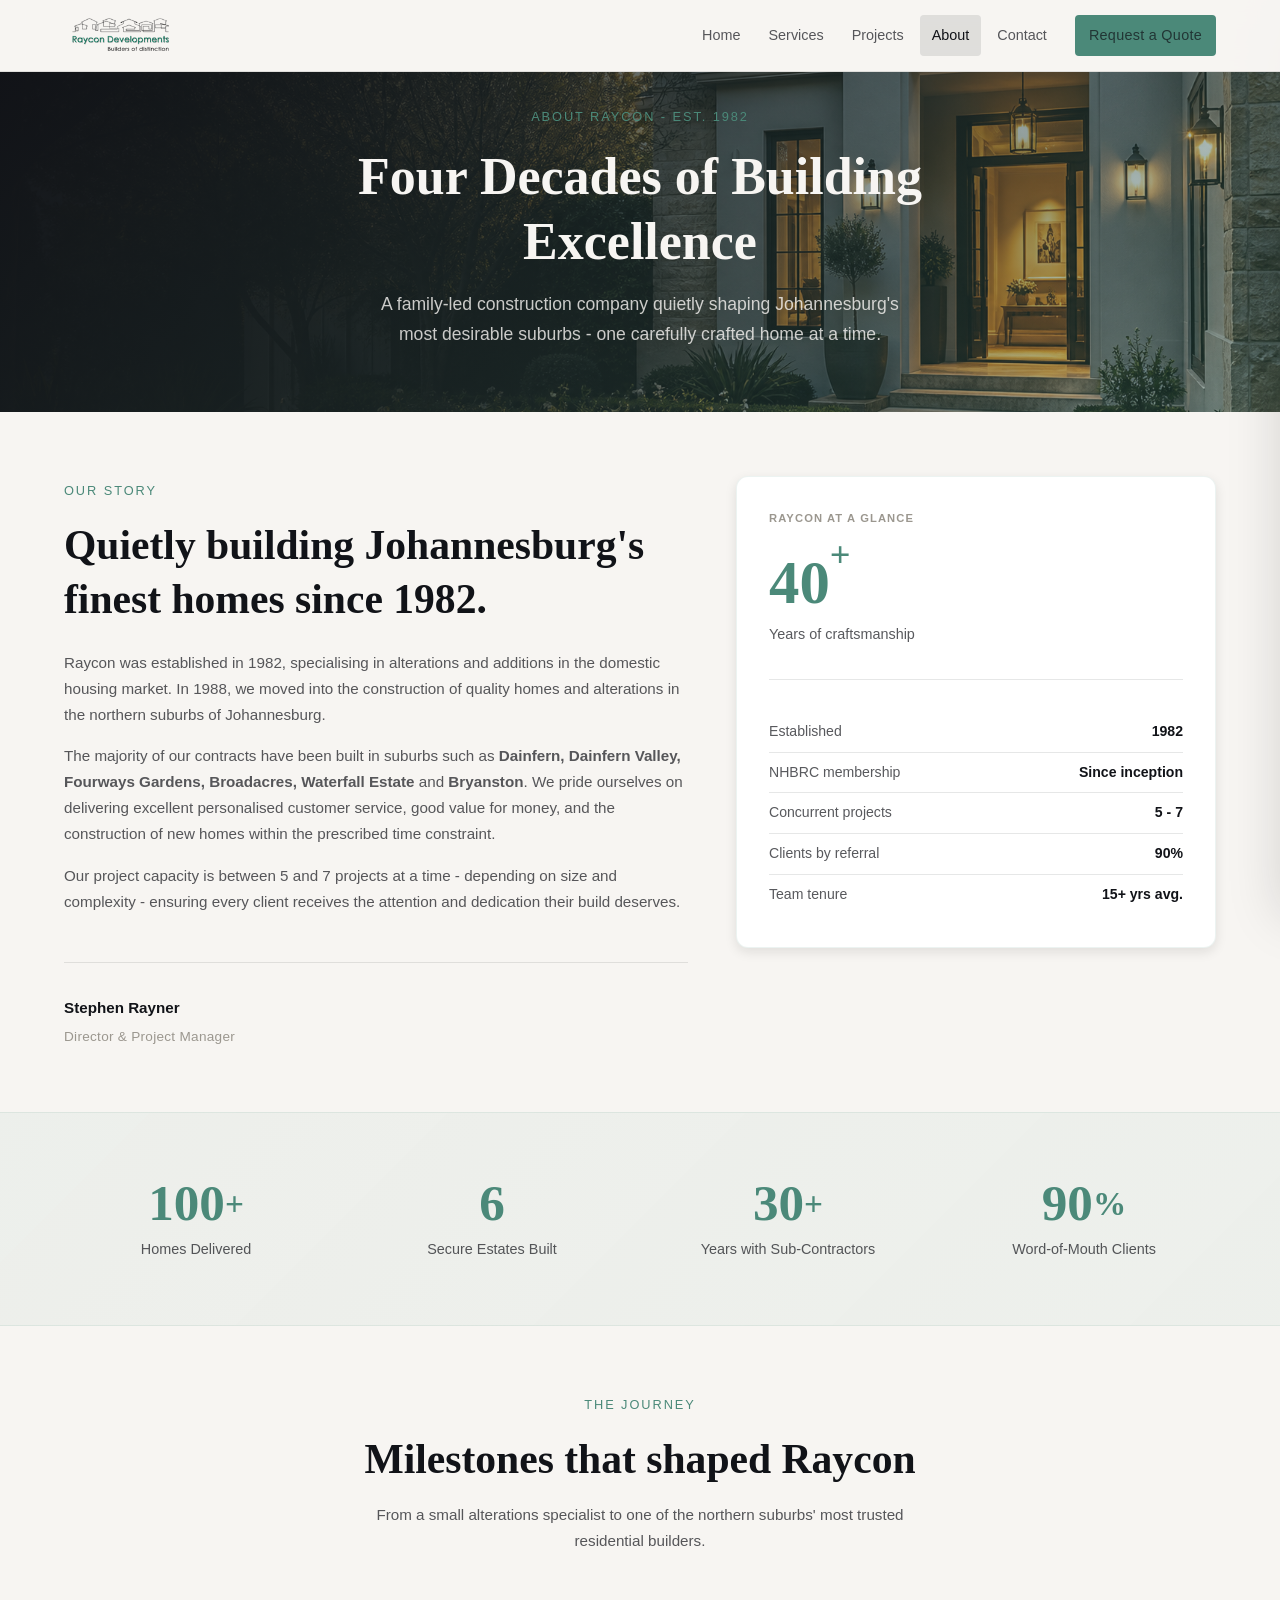
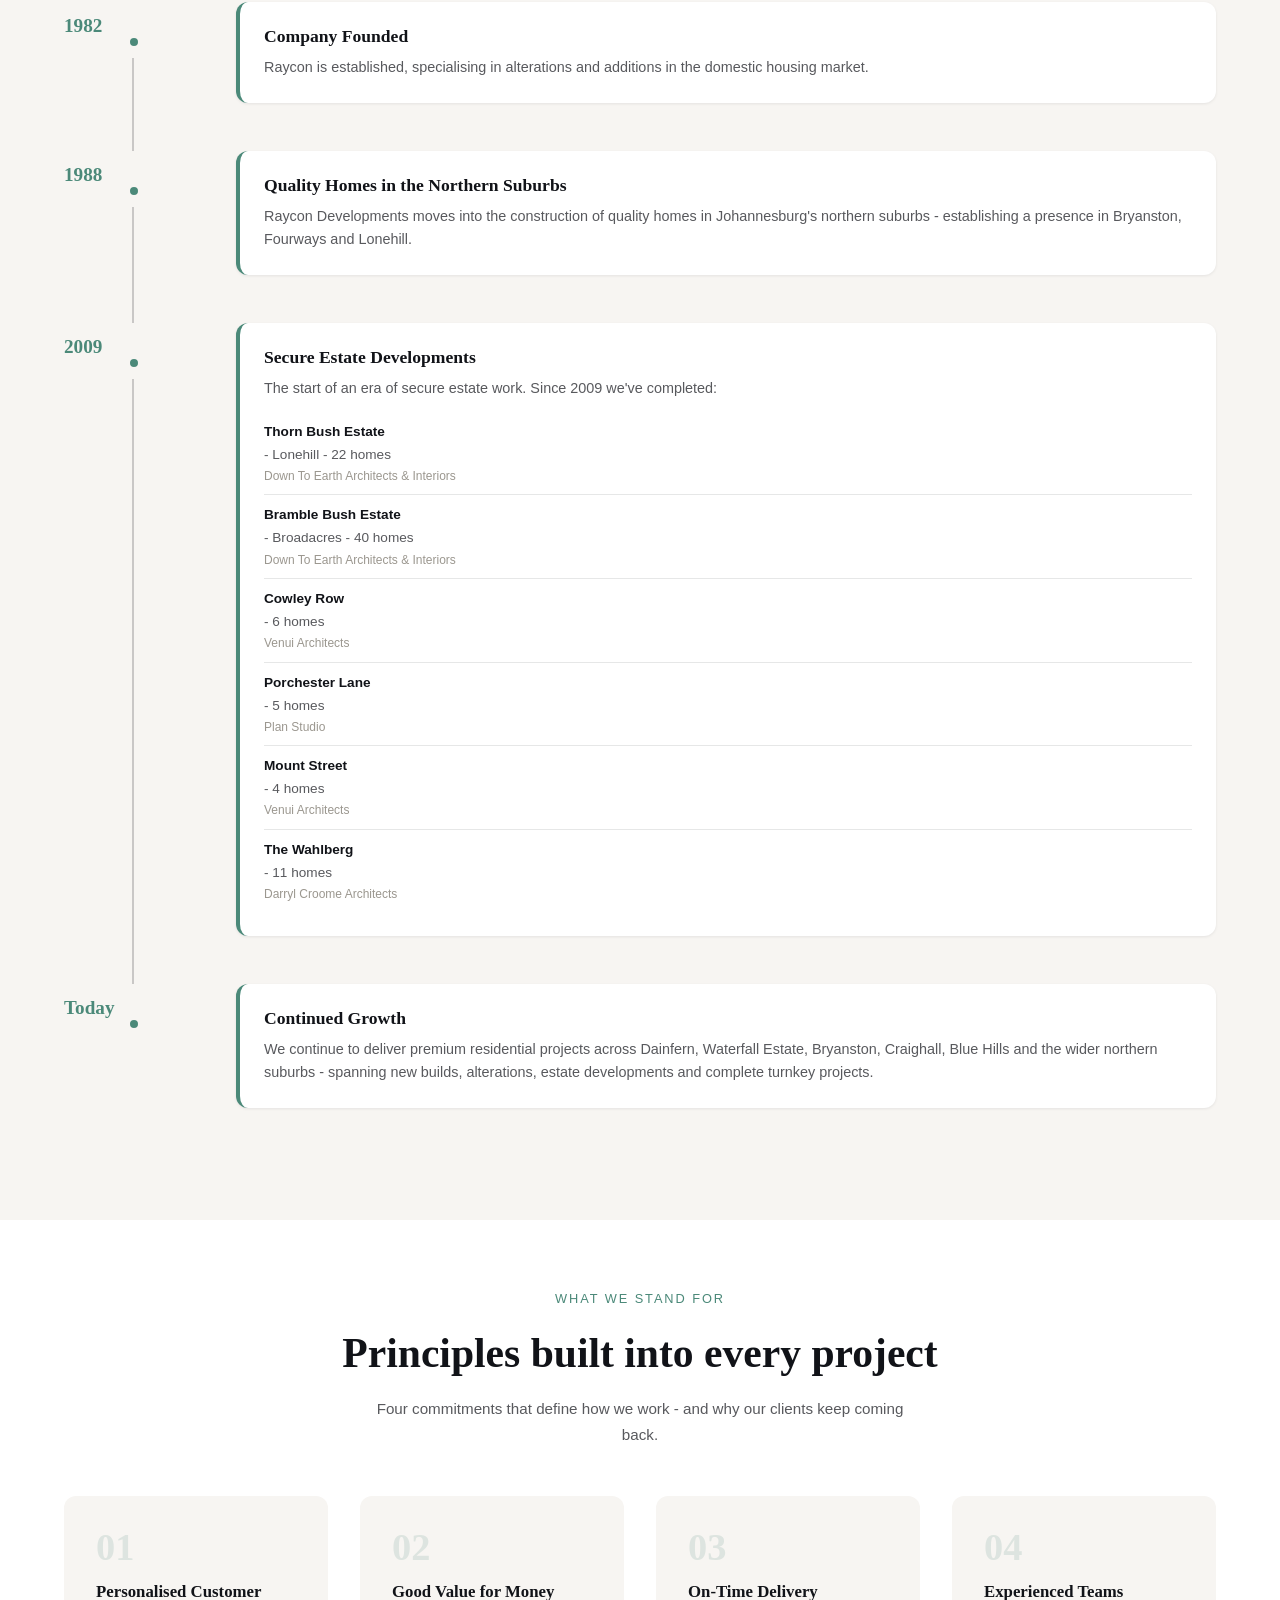
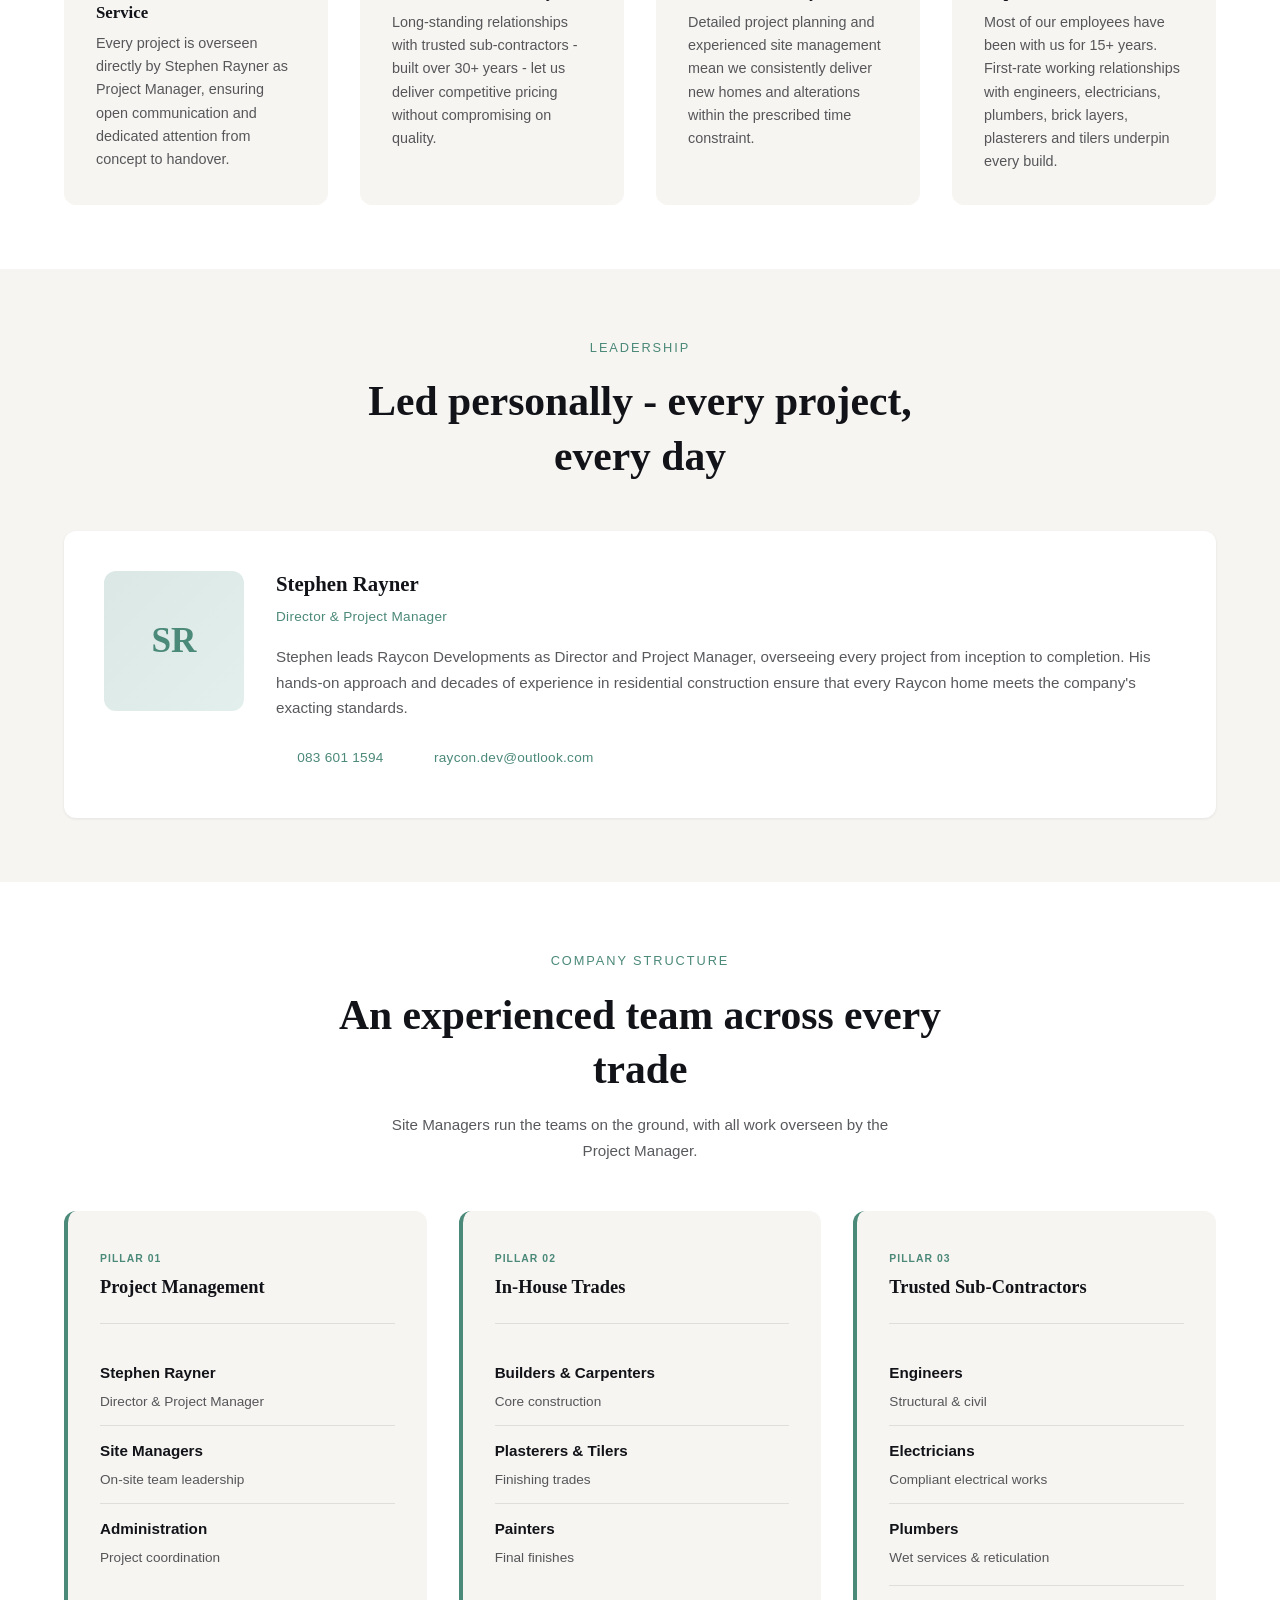
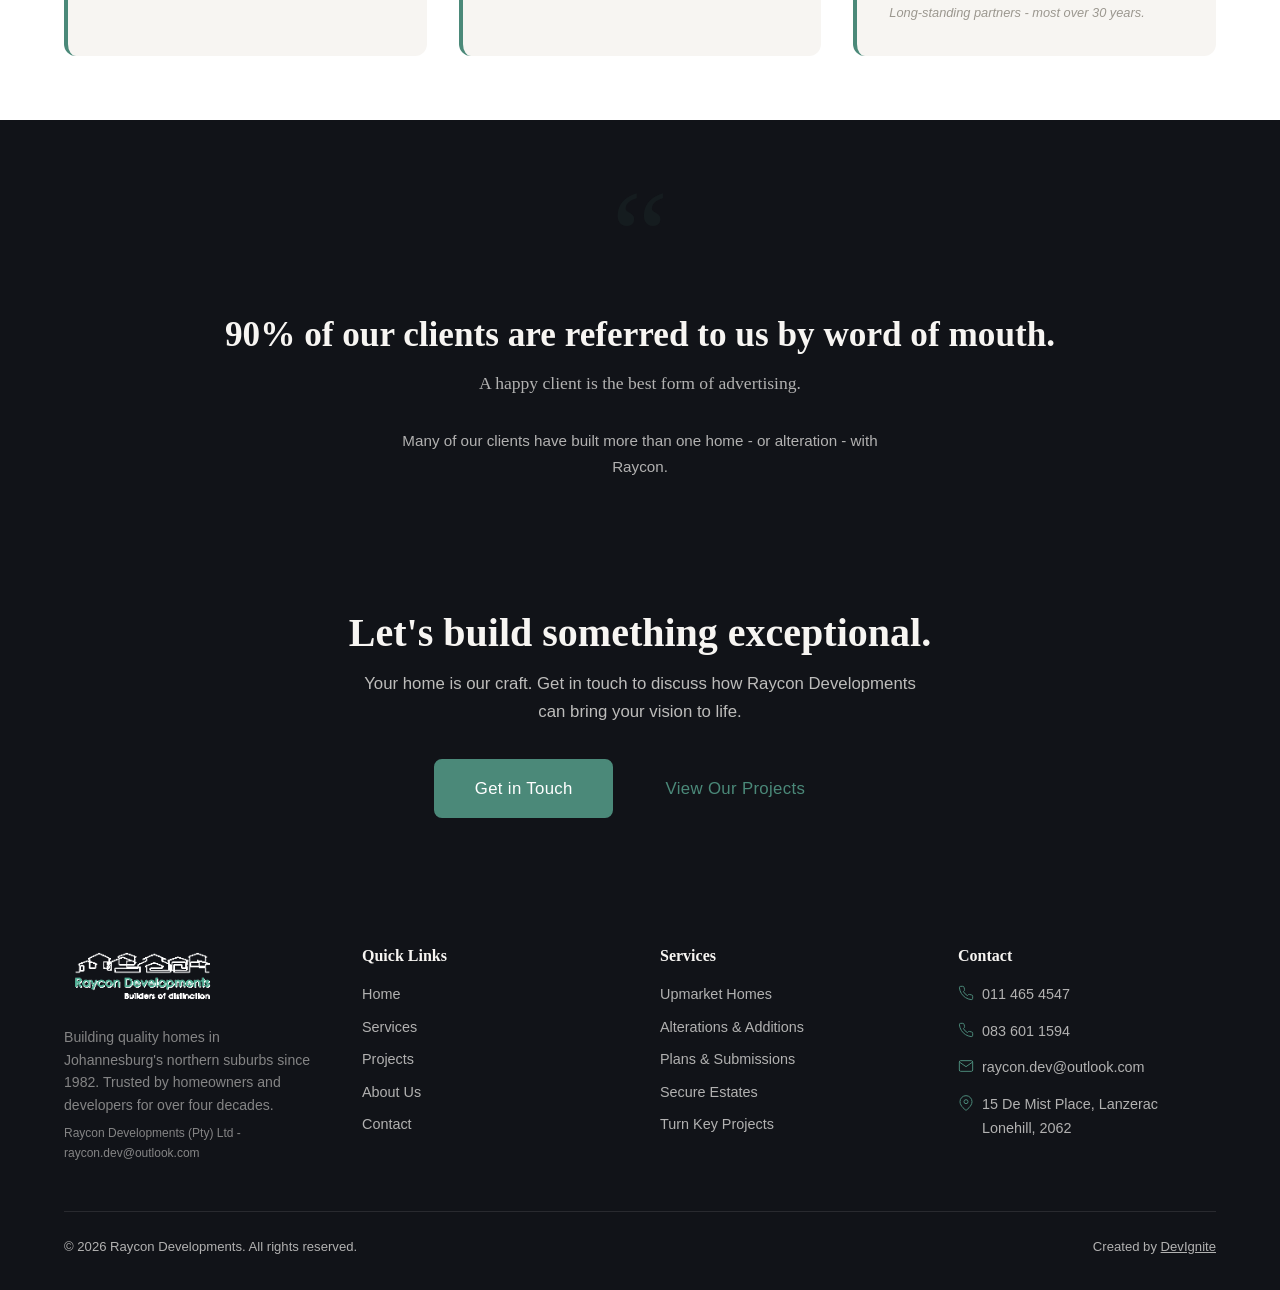
<file: about.html>
<!DOCTYPE html>
<html lang="en">
<head>
  <meta charset="UTF-8">
  <meta name="viewport" content="width=device-width, initial-scale=1.0">
  <title>About Us - Raycon Developments</title>
  <meta name="description" content="Learn about Raycon Developments - premium residential builders established in 1982, delivering quality homes across Johannesburg's northern suburbs for over four decades.">

  <meta property="og:title" content="About Us - Raycon Developments">
  <meta property="og:description" content="Over 40 years of building quality homes in Johannesburg's northern suburbs.">
  <meta property="og:type" content="website">

  <link rel="icon" href="data:image/svg+xml,<svg xmlns='http://www.w3.org/2000/svg' viewBox='0 0 100 100'><rect rx='12' width='100' height='100' fill='%234B8979'/><text x='50' y='68' font-size='55' font-family='Georgia' text-anchor='middle' fill='white'>R</text></svg>">
  <link rel="canonical" href="https://www.raycondevelopments.co.za/about.html">
  <link rel="stylesheet" href="assets/css/styles.css">

  <!-- Structured Data: AboutPage + Founder + Breadcrumbs -->
  <script type="application/ld+json">
  {
    "@context": "https://schema.org",
    "@graph": [
      {
        "@type": "BreadcrumbList",
        "itemListElement": [
          {"@type": "ListItem", "position": 1, "name": "Home", "item": "https://www.raycondevelopments.co.za/"},
          {"@type": "ListItem", "position": 2, "name": "About", "item": "https://www.raycondevelopments.co.za/about.html"}
        ]
      },
      {
        "@type": "AboutPage",
        "@id": "https://www.raycondevelopments.co.za/about.html#aboutpage",
        "url": "https://www.raycondevelopments.co.za/about.html",
        "name": "About Raycon Developments",
        "description": "Raycon Developments has been building premium residential homes in Johannesburg's northern suburbs since 1982. Over four decades of refined craftsmanship.",
        "about": {"@id": "https://www.raycondevelopments.co.za/#organization"},
        "mainEntity": {"@id": "https://www.raycondevelopments.co.za/#organization"},
        "inLanguage": "en-ZA"
      },
      {
        "@type": "Person",
        "@id": "https://www.raycondevelopments.co.za/#stephen-rayner",
        "name": "Stephen Rayner",
        "jobTitle": "Director & Project Manager",
        "worksFor": {"@id": "https://www.raycondevelopments.co.za/#organization"},
        "description": "Stephen leads Raycon Developments as Director and Project Manager, overseeing all projects from inception to completion."
      }
    ]
  }
  </script>
</head>
<body>

  <!-- ========== NAVBAR ========== -->
  <header class="navbar" role="banner">
    <div class="container-wide navbar__inner">
      <a href="index.html" class="logo" aria-label="Raycon Developments - Home">
        <img src="assets/img/Raycon-logo.png" alt="Raycon Developments" class="logo__image">
      </a>
      <nav class="nav-links" aria-label="Main navigation">
        <a href="index.html">Home</a>
        <a href="services.html">Services</a>
        <a href="projects.html">Projects</a>
        <a href="about.html">About</a>
        <a href="contact.html">Contact</a>
        <a href="contact.html" class="btn btn--primary btn--sm">Request a Quote</a>
      </nav>
      <button class="nav-toggle" aria-expanded="false" aria-controls="mobile-nav" aria-label="Open menu">
        <span class="nav-toggle__bar"></span>
        <span class="nav-toggle__bar"></span>
        <span class="nav-toggle__bar"></span>
      </button>
    </div>
  </header>

  <nav class="mobile-nav" id="mobile-nav" aria-label="Mobile navigation">
    <a href="index.html">Home</a>
    <a href="services.html">Services</a>
    <a href="projects.html">Projects</a>
    <a href="about.html">About</a>
    <a href="contact.html">Contact</a>
    <a href="contact.html" class="btn btn--primary">Request a Quote</a>
  </nav>
  <div class="nav-overlay" aria-hidden="true"></div>

  <main id="main-content">

    <!-- ========== HERO ========== -->
    <section class="hero hero--page about-hero">
      <div class="hero__bg hero__bg--about about-hero__bg" aria-hidden="true"></div>
      <div class="container hero__content">
        <span class="hero__eyebrow">About Raycon - Est. 1982</span>
        <h1 class="hero__title">Four Decades of Building Excellence</h1>
        <p class="hero__text">A family-led construction company quietly shaping Johannesburg's most desirable suburbs - one carefully crafted home at a time.</p>
      </div>
    </section>

    <!-- ========== INTRO / STORY ========== -->
    <section class="section about-intro" aria-labelledby="story-heading">
      <div class="container">
        <div class="about-intro__grid">
          <div class="about-intro__copy">
            <span class="about-eyebrow">Our Story</span>
            <h2 id="story-heading" class="about-intro__title">Quietly building Johannesburg's finest homes since 1982.</h2>
            <p>Raycon was established in 1982, specialising in alterations and additions in the domestic housing market. In 1988, we moved into the construction of quality homes and alterations in the northern suburbs of Johannesburg.</p>
            <p>The majority of our contracts have been built in suburbs such as <strong>Dainfern, Dainfern Valley, Fourways Gardens, Broadacres, Waterfall Estate</strong> and <strong>Bryanston</strong>. We pride ourselves on delivering excellent personalised customer service, good value for money, and the construction of new homes within the prescribed time constraint.</p>
            <p>Our project capacity is between 5 and 7 projects at a time - depending on size and complexity - ensuring every client receives the attention and dedication their build deserves.</p>
            <div class="about-intro__signature">
              <div class="about-intro__sig-name">Stephen Rayner</div>
              <div class="about-intro__sig-role">Director &amp; Project Manager</div>
            </div>
          </div>

          <aside class="about-feature-card" aria-label="Raycon at a glance">
            <div class="about-feature-card__badge">Raycon at a glance</div>
            <div class="about-feature-card__hero">
              <span class="about-feature-card__big">40<sup>+</sup></span>
              <span class="about-feature-card__big-label">Years of craftsmanship</span>
            </div>
            <ul class="about-feature-card__list">
              <li><span>Established</span><strong>1982</strong></li>
              <li><span>NHBRC membership</span><strong>Since inception</strong></li>
              <li><span>Concurrent projects</span><strong>5 - 7</strong></li>
              <li><span>Clients by referral</span><strong>90%</strong></li>
              <li><span>Team tenure</span><strong>15+ yrs avg.</strong></li>
            </ul>
          </aside>
        </div>
      </div>
    </section>

    <!-- ========== STATS BAND ========== -->
    <section class="about-stats-band" aria-label="Track record">
      <div class="container about-stats-band__inner">
        <div class="about-stat">
          <div class="about-stat__num">100<span>+</span></div>
          <div class="about-stat__label">Homes Delivered</div>
        </div>
        <div class="about-stat">
          <div class="about-stat__num">6</div>
          <div class="about-stat__label">Secure Estates Built</div>
        </div>
        <div class="about-stat">
          <div class="about-stat__num">30<span>+</span></div>
          <div class="about-stat__label">Years with Sub-Contractors</div>
        </div>
        <div class="about-stat">
          <div class="about-stat__num">90<span>%</span></div>
          <div class="about-stat__label">Word-of-Mouth Clients</div>
        </div>
      </div>
    </section>

    <!-- ========== TIMELINE ========== -->
    <section class="section about-journey" aria-labelledby="journey-heading">
      <div class="container">
        <div class="section__header">
          <span class="about-eyebrow">The Journey</span>
          <h2 id="journey-heading">Milestones that shaped Raycon</h2>
          <p>From a small alterations specialist to one of the northern suburbs' most trusted residential builders.</p>
        </div>

        <ol class="about-timeline">
          <li class="about-timeline__item animate-on-scroll">
            <div class="about-timeline__year">1982</div>
            <div class="about-timeline__card">
              <h3>Company Founded</h3>
              <p>Raycon is established, specialising in alterations and additions in the domestic housing market.</p>
            </div>
          </li>
          <li class="about-timeline__item animate-on-scroll">
            <div class="about-timeline__year">1988</div>
            <div class="about-timeline__card">
              <h3>Quality Homes in the Northern Suburbs</h3>
              <p>Raycon Developments moves into the construction of quality homes in Johannesburg's northern suburbs - establishing a presence in Bryanston, Fourways and Lonehill.</p>
            </div>
          </li>
          <li class="about-timeline__item animate-on-scroll">
            <div class="about-timeline__year">2009</div>
            <div class="about-timeline__card">
              <h3>Secure Estate Developments</h3>
              <p>The start of an era of secure estate work. Since 2009 we've completed:</p>
              <ul class="about-timeline__estates">
                <li><strong>Thorn Bush Estate</strong> - Lonehill - 22 homes <span>Down To Earth Architects &amp; Interiors</span></li>
                <li><strong>Bramble Bush Estate</strong> - Broadacres - 40 homes <span>Down To Earth Architects &amp; Interiors</span></li>
                <li><strong>Cowley Row</strong> - 6 homes <span>Venui Architects</span></li>
                <li><strong>Porchester Lane</strong> - 5 homes <span>Plan Studio</span></li>
                <li><strong>Mount Street</strong> - 4 homes <span>Venui Architects</span></li>
                <li><strong>The Wahlberg</strong> - 11 homes <span>Darryl Croome Architects</span></li>
              </ul>
            </div>
          </li>
          <li class="about-timeline__item animate-on-scroll">
            <div class="about-timeline__year">Today</div>
            <div class="about-timeline__card">
              <h3>Continued Growth</h3>
              <p>We continue to deliver premium residential projects across Dainfern, Waterfall Estate, Bryanston, Craighall, Blue Hills and the wider northern suburbs - spanning new builds, alterations, estate developments and complete turnkey projects.</p>
            </div>
          </li>
        </ol>
      </div>
    </section>

    <!-- ========== VALUES ========== -->
    <section class="section section--alt about-values" aria-labelledby="values-heading">
      <div class="container">
        <div class="section__header">
          <span class="about-eyebrow">What We Stand For</span>
          <h2 id="values-heading">Principles built into every project</h2>
          <p>Four commitments that define how we work - and why our clients keep coming back.</p>
        </div>
        <div class="about-values__grid">
          <article class="about-value animate-on-scroll">
            <div class="about-value__num">01</div>
            <h3 class="about-value__title">Personalised Customer Service</h3>
            <p>Every project is overseen directly by Stephen Rayner as Project Manager, ensuring open communication and dedicated attention from concept to handover.</p>
          </article>
          <article class="about-value animate-on-scroll">
            <div class="about-value__num">02</div>
            <h3 class="about-value__title">Good Value for Money</h3>
            <p>Long-standing relationships with trusted sub-contractors - built over 30+ years - let us deliver competitive pricing without compromising on quality.</p>
          </article>
          <article class="about-value animate-on-scroll">
            <div class="about-value__num">03</div>
            <h3 class="about-value__title">On-Time Delivery</h3>
            <p>Detailed project planning and experienced site management mean we consistently deliver new homes and alterations within the prescribed time constraint.</p>
          </article>
          <article class="about-value animate-on-scroll">
            <div class="about-value__num">04</div>
            <h3 class="about-value__title">Experienced Teams</h3>
            <p>Most of our employees have been with us for 15+ years. First-rate working relationships with engineers, electricians, plumbers, brick layers, plasterers and tilers underpin every build.</p>
          </article>
        </div>
      </div>
    </section>

    <!-- ========== LEADERSHIP ========== -->
    <section class="section about-leader" aria-labelledby="leader-heading">
      <div class="container">
        <div class="section__header">
          <span class="about-eyebrow">Leadership</span>
          <h2 id="leader-heading">Led personally - every project, every day</h2>
        </div>
        <article class="about-leader__card">
          <div class="about-leader__avatar" aria-hidden="true">SR</div>
          <div class="about-leader__body">
            <h3 class="about-leader__name">Stephen Rayner</h3>
            <div class="about-leader__role">Director &amp; Project Manager</div>
            <p>Stephen leads Raycon Developments as Director and Project Manager, overseeing every project from inception to completion. His hands-on approach and decades of experience in residential construction ensure that every Raycon home meets the company's exacting standards.</p>
            <div class="about-leader__contact">
              <a href="tel:0836011594" class="btn btn--ghost btn--sm">083 601 1594</a>
              <a href="mailto:raycon.dev@outlook.com" class="btn btn--ghost btn--sm">raycon.dev@outlook.com</a>
            </div>
          </div>
        </article>
      </div>
    </section>

    <!-- ========== STRUCTURE / TRADES ========== -->
    <section class="section section--alt about-structure" aria-labelledby="structure-heading">
      <div class="container">
        <div class="section__header">
          <span class="about-eyebrow">Company Structure</span>
          <h2 id="structure-heading">An experienced team across every trade</h2>
          <p>Site Managers run the teams on the ground, with all work overseen by the Project Manager.</p>
        </div>

        <div class="about-pillars">
          <div class="about-pillar animate-on-scroll">
            <div class="about-pillar__head">
              <span class="about-pillar__tag">Pillar 01</span>
              <h3>Project Management</h3>
            </div>
            <ul class="about-pillar__list">
              <li><strong>Stephen Rayner</strong><span>Director &amp; Project Manager</span></li>
              <li><strong>Site Managers</strong><span>On-site team leadership</span></li>
              <li><strong>Administration</strong><span>Project coordination</span></li>
            </ul>
          </div>

          <div class="about-pillar animate-on-scroll">
            <div class="about-pillar__head">
              <span class="about-pillar__tag">Pillar 02</span>
              <h3>In-House Trades</h3>
            </div>
            <ul class="about-pillar__list">
              <li><strong>Builders &amp; Carpenters</strong><span>Core construction</span></li>
              <li><strong>Plasterers &amp; Tilers</strong><span>Finishing trades</span></li>
              <li><strong>Painters</strong><span>Final finishes</span></li>
            </ul>
          </div>

          <div class="about-pillar animate-on-scroll">
            <div class="about-pillar__head">
              <span class="about-pillar__tag">Pillar 03</span>
              <h3>Trusted Sub-Contractors</h3>
            </div>
            <ul class="about-pillar__list">
              <li><strong>Engineers</strong><span>Structural &amp; civil</span></li>
              <li><strong>Electricians</strong><span>Compliant electrical works</span></li>
              <li><strong>Plumbers</strong><span>Wet services &amp; reticulation</span></li>
            </ul>
            <p class="about-pillar__note">Long-standing partners - most over 30 years.</p>
          </div>
        </div>
      </div>
    </section>

    <!-- ========== REFERRALS PULL-QUOTE ========== -->
    <section class="about-referral" aria-labelledby="referral-heading">
      <div class="container about-referral__inner">
        <div class="about-referral__mark" aria-hidden="true">&ldquo;</div>
        <h2 id="referral-heading" class="about-referral__quote">
          90% of our clients are referred to us by word of mouth.
          <span>A happy client is the best form of advertising.</span>
        </h2>
        <div class="about-referral__meta">
          Many of our clients have built more than one home - or alteration - with Raycon.
        </div>
      </div>
    </section>

    <!-- ========== CTA ========== -->
    <section class="cta-banner">
      <div class="container">
        <h2>Let's build something exceptional.</h2>
        <p>Your home is our craft. Get in touch to discuss how Raycon Developments can bring your vision to life.</p>
        <div class="btn-group" style="justify-content:center">
          <a href="contact.html" class="btn btn--primary btn--lg">Get in Touch</a>
          <a href="projects.html" class="btn btn--ghost text-white btn--lg">View Our Projects</a>
        </div>
      </div>
    </section>

  </main>

  <!-- ========== FOOTER ========== -->
  <footer class="footer" role="contentinfo">
    <div class="container">
      <div class="footer__grid">
        <div>
          <a href="index.html" class="logo" style="margin-bottom:var(--sp-4)">
            <img src="assets/img/Raycon-logo-white-green.png" alt="Raycon Developments" class="logo__image footer__logo-image">
          </a>
          <p class="footer__credibility">Building quality homes in Johannesburg's northern suburbs since 1982. Trusted by homeowners and developers for over four decades.</p>
          <p class="footer__credibility" style="font-size:.75rem;margin-top:var(--sp-2)">Raycon Developments (Pty) Ltd - <a href="mailto:raycon.dev@outlook.com" style="color:inherit">raycon.dev@outlook.com</a></p>
        </div>
        <div>
          <h4>Quick Links</h4>
          <div class="footer__links">
            <a href="index.html">Home</a>
            <a href="services.html">Services</a>
            <a href="projects.html">Projects</a>
            <a href="about.html">About Us</a>
            <a href="contact.html">Contact</a>
          </div>
        </div>
        <div>
          <h4>Services</h4>
          <div class="footer__links">
            <a href="services.html">Upmarket Homes</a>
            <a href="services.html">Alterations & Additions</a>
            <a href="services.html">Plans & Submissions</a>
            <a href="services.html">Secure Estates</a>
            <a href="services.html">Turn Key Projects</a>
          </div>
        </div>
        <div>
          <h4>Contact</h4>
          <div class="footer__contact-item">
            <svg viewBox="0 0 24 24" fill="none" stroke="currentColor" stroke-width="1.5"><path d="M22 16.92v3a2 2 0 0 1-2.18 2 19.79 19.79 0 0 1-8.63-3.07 19.5 19.5 0 0 1-6-6 19.79 19.79 0 0 1-3.07-8.67A2 2 0 0 1 4.11 2h3a2 2 0 0 1 2 1.72c.127.96.361 1.903.7 2.81a2 2 0 0 1-.45 2.11L8.09 9.91a16 16 0 0 0 6 6l1.27-1.27a2 2 0 0 1 2.11-.45c.907.339 1.85.573 2.81.7A2 2 0 0 1 22 16.92z"/></svg>
            <span><a href="tel:0114654547">011 465 4547</a></span>
          </div>
          <div class="footer__contact-item">
            <svg viewBox="0 0 24 24" fill="none" stroke="currentColor" stroke-width="1.5"><path d="M22 16.92v3a2 2 0 0 1-2.18 2 19.79 19.79 0 0 1-8.63-3.07 19.5 19.5 0 0 1-6-6 19.79 19.79 0 0 1-3.07-8.67A2 2 0 0 1 4.11 2h3a2 2 0 0 1 2 1.72c.127.96.361 1.903.7 2.81a2 2 0 0 1-.45 2.11L8.09 9.91a16 16 0 0 0 6 6l1.27-1.27a2 2 0 0 1 2.11-.45c.907.339 1.85.573 2.81.7A2 2 0 0 1 22 16.92z"/></svg>
            <span><a href="tel:0836011594">083 601 1594</a></span>
          </div>
          <div class="footer__contact-item">
            <svg viewBox="0 0 24 24" fill="none" stroke="currentColor" stroke-width="1.5"><rect x="2" y="4" width="20" height="16" rx="2"/><polyline points="22,6 12,13 2,6"/></svg>
            <span><a href="mailto:raycon.dev@outlook.com">raycon.dev@outlook.com</a></span>
          </div>
          <div class="footer__contact-item">
            <svg viewBox="0 0 24 24" fill="none" stroke="currentColor" stroke-width="1.5"><path d="M21 10c0 7-9 13-9 13s-9-6-9-13a9 9 0 0 1 18 0z"/><circle cx="12" cy="10" r="3"/></svg>
            <span>15 De Mist Place, Lanzerac<br>Lonehill, 2062</span>
          </div>
        </div>
      </div>
      <div class="footer__bar">
        <span>&copy; 2026 Raycon Developments. All rights reserved.</span>
        <span>Created by <a href="https://devignite.co.za" target="_blank" rel="noopener noreferrer" style="color:inherit;text-decoration:underline">DevIgnite</a></span>
      </div>
    </div>
  </footer>

  <button class="back-to-top" aria-label="Back to top">
    <svg viewBox="0 0 24 24" fill="none" stroke="currentColor" stroke-width="2" stroke-linecap="round" stroke-linejoin="round"><polyline points="18 15 12 9 6 15"/></svg>
  </button>

  <script src="assets/js/data.js"></script>
  <script src="assets/js/main.js"></script>

</body>
</html>
</file>
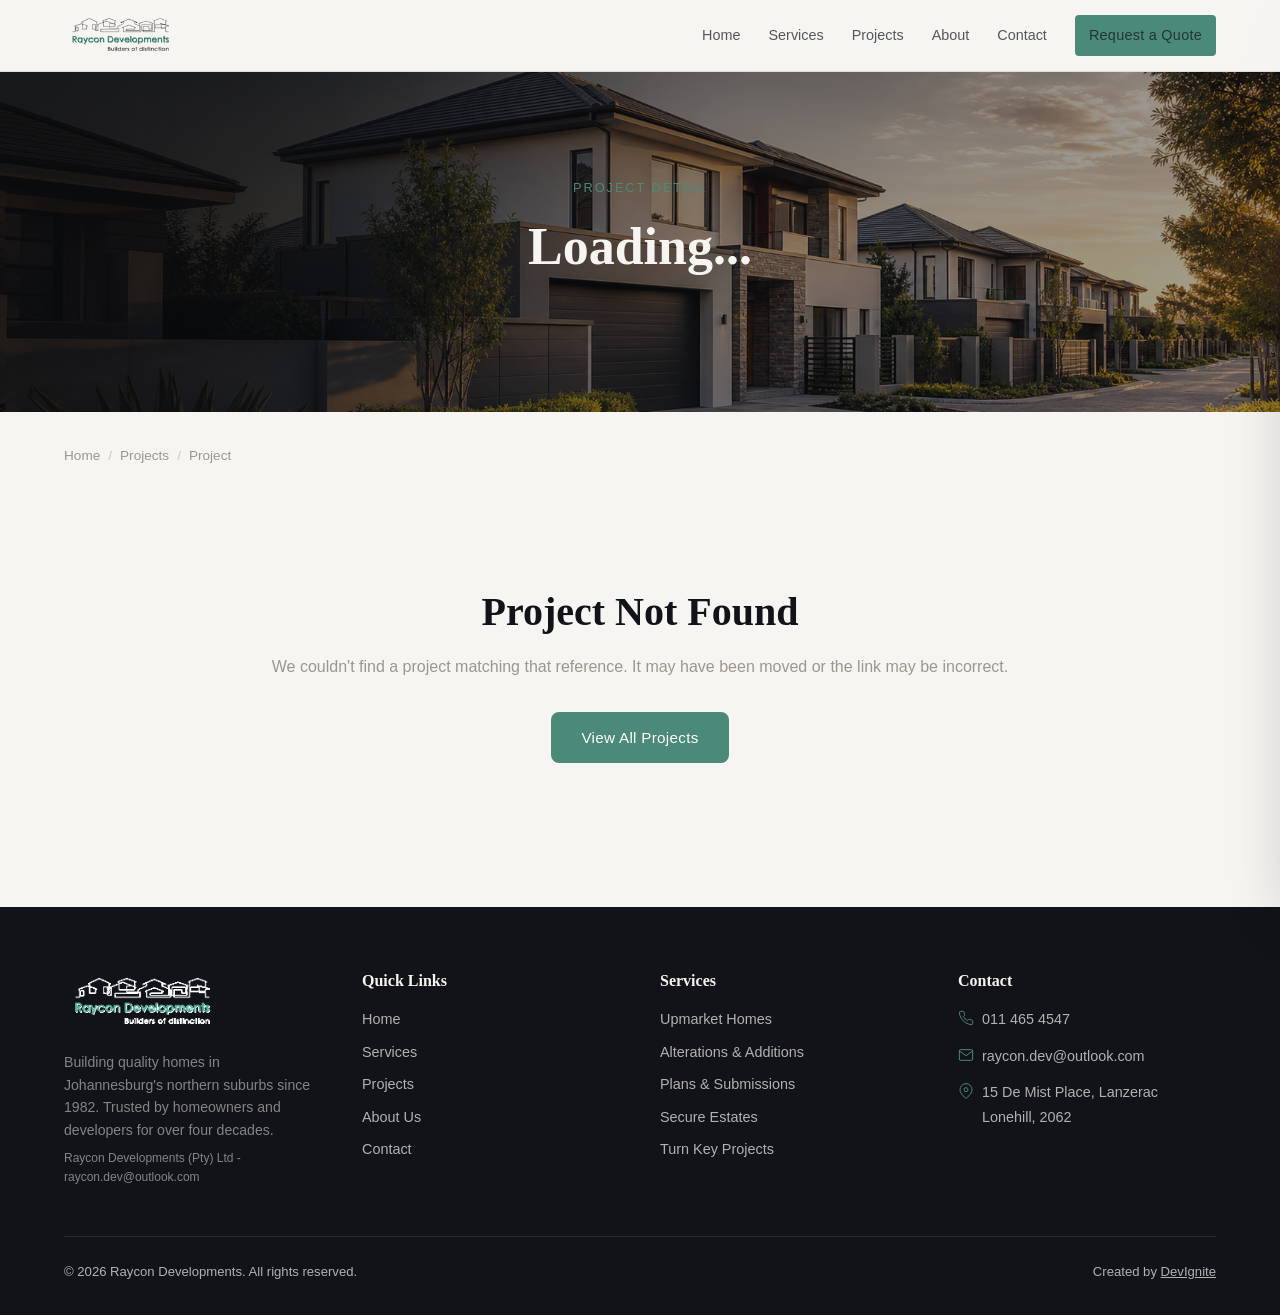
<file: project.html>
<!DOCTYPE html>
<html lang="en">
<head>
  <meta charset="UTF-8">
  <meta name="viewport" content="width=device-width, initial-scale=1.0">
  <title>Project Detail - Raycon Developments</title>
  <meta name="description" content="View details of this residential construction project by Raycon Developments - premium builders in Johannesburg's northern suburbs since 1982.">

  <meta property="og:title" content="Project Detail - Raycon Developments">
  <meta property="og:description" content="Detailed project information from Raycon Developments.">
  <meta property="og:type" content="website">

  <link rel="icon" href="data:image/svg+xml,<svg xmlns='http://www.w3.org/2000/svg' viewBox='0 0 100 100'><rect rx='12' width='100' height='100' fill='%234B8979'/><text x='50' y='68' font-size='55' font-family='Georgia' text-anchor='middle' fill='white'>R</text></svg>">
  <link rel="stylesheet" href="assets/css/styles.css">

  <!-- Structured Data: Project Breadcrumbs (page is dynamic; specific project schema injected at runtime) -->
  <script type="application/ld+json">
  {
    "@context": "https://schema.org",
    "@type": "BreadcrumbList",
    "itemListElement": [
      {"@type": "ListItem", "position": 1, "name": "Home", "item": "https://www.raycondevelopments.co.za/"},
      {"@type": "ListItem", "position": 2, "name": "Projects", "item": "https://www.raycondevelopments.co.za/projects.html"}
    ]
  }
  </script>
</head>
<body>

  <!-- ========== NAVBAR ========== -->
  <header class="navbar" role="banner">
    <div class="container-wide navbar__inner">
      <a href="index.html" class="logo" aria-label="Raycon Developments - Home">
        <img src="assets/img/Raycon-logo.png" alt="Raycon Developments" class="logo__image">
      </a>
      <nav class="nav-links" aria-label="Main navigation">
        <a href="index.html">Home</a>
        <a href="services.html">Services</a>
        <a href="projects.html">Projects</a>
        <a href="about.html">About</a>
        <a href="contact.html">Contact</a>
        <a href="contact.html" class="btn btn--primary btn--sm">Request a Quote</a>
      </nav>
      <button class="nav-toggle" aria-expanded="false" aria-controls="mobile-nav" aria-label="Open menu">
        <span class="nav-toggle__bar"></span>
        <span class="nav-toggle__bar"></span>
        <span class="nav-toggle__bar"></span>
      </button>
    </div>
  </header>

  <nav class="mobile-nav" id="mobile-nav" aria-label="Mobile navigation">
    <a href="index.html">Home</a>
    <a href="services.html">Services</a>
    <a href="projects.html">Projects</a>
    <a href="about.html">About</a>
    <a href="contact.html">Contact</a>
    <a href="contact.html" class="btn btn--primary">Request a Quote</a>
  </nav>
  <div class="nav-overlay" aria-hidden="true"></div>

  <main id="main-content">

    <!-- ========== HERO (dynamic) ========== -->
    <section class="hero hero--page">
      <div class="hero__bg hero__bg--projects" aria-hidden="true"></div>
      <div class="container hero__content">
        <span class="hero__eyebrow">Project Detail</span>
        <h1 class="hero__title" id="project-hero-title">Loading...</h1>
        <p class="hero__text" id="project-hero-location"></p>
      </div>
    </section>

    <!-- ========== BREADCRUMB ========== -->
    <div class="container" style="padding-top:var(--sp-4)">
      <nav class="breadcrumb" aria-label="Breadcrumb">
        <a href="index.html">Home</a>
        <span class="breadcrumb__sep" aria-hidden="true">/</span>
        <a href="projects.html">Projects</a>
        <span class="breadcrumb__sep" aria-hidden="true">/</span>
        <span id="breadcrumb-title" aria-current="page">Project</span>
      </nav>
    </div>

    <!-- ========== PROJECT DETAIL (rendered by JS) ========== -->
    <section class="section" style="padding-top:var(--sp-5)">
      <div class="container" id="project-detail">
        <!-- JS populates this -->
      </div>
    </section>

  </main>

  <!-- ========== FOOTER ========== -->
  <footer class="footer" role="contentinfo">
    <div class="container">
      <div class="footer__grid">
        <div>
          <a href="index.html" class="logo" style="margin-bottom:var(--sp-4)">
            <img src="assets/img/Raycon-logo-white-green.png" alt="Raycon Developments" class="logo__image footer__logo-image">
          </a>
          <p class="footer__credibility">Building quality homes in Johannesburg's northern suburbs since 1982. Trusted by homeowners and developers for over four decades.</p>
          <p class="footer__credibility" style="font-size:.75rem;margin-top:var(--sp-2)">Raycon Developments (Pty) Ltd - <a href="mailto:raycon.dev@outlook.com" style="color:inherit">raycon.dev@outlook.com</a></p>
        </div>
        <div>
          <h4>Quick Links</h4>
          <div class="footer__links">
            <a href="index.html">Home</a>
            <a href="services.html">Services</a>
            <a href="projects.html">Projects</a>
            <a href="about.html">About Us</a>
            <a href="contact.html">Contact</a>
          </div>
        </div>
        <div>
          <h4>Services</h4>
          <div class="footer__links">
            <a href="services.html">Upmarket Homes</a>
            <a href="services.html">Alterations & Additions</a>
            <a href="services.html">Plans & Submissions</a>
            <a href="services.html">Secure Estates</a>
            <a href="services.html">Turn Key Projects</a>
          </div>
        </div>
        <div>
          <h4>Contact</h4>
          <div class="footer__contact-item">
            <svg viewBox="0 0 24 24" fill="none" stroke="currentColor" stroke-width="1.5"><path d="M22 16.92v3a2 2 0 0 1-2.18 2 19.79 19.79 0 0 1-8.63-3.07 19.5 19.5 0 0 1-6-6 19.79 19.79 0 0 1-3.07-8.67A2 2 0 0 1 4.11 2h3a2 2 0 0 1 2 1.72c.127.96.361 1.903.7 2.81a2 2 0 0 1-.45 2.11L8.09 9.91a16 16 0 0 0 6 6l1.27-1.27a2 2 0 0 1 2.11-.45c.907.339 1.85.573 2.81.7A2 2 0 0 1 22 16.92z"/></svg>
            <span><a href="tel:0114654547">011 465 4547</a></span>
          </div>
          <div class="footer__contact-item">
            <svg viewBox="0 0 24 24" fill="none" stroke="currentColor" stroke-width="1.5"><rect x="2" y="4" width="20" height="16" rx="2"/><polyline points="22,6 12,13 2,6"/></svg>
            <span><a href="mailto:raycon.dev@outlook.com">raycon.dev@outlook.com</a></span>
          </div>
          <div class="footer__contact-item">
            <svg viewBox="0 0 24 24" fill="none" stroke="currentColor" stroke-width="1.5"><path d="M21 10c0 7-9 13-9 13s-9-6-9-13a9 9 0 0 1 18 0z"/><circle cx="12" cy="10" r="3"/></svg>
            <span>15 De Mist Place, Lanzerac<br>Lonehill, 2062</span>
          </div>
        </div>
      </div>
      <div class="footer__bar">
        <span>&copy; 2026 Raycon Developments. All rights reserved.</span>
        <span>Created by <a href="https://devignite.co.za" target="_blank" rel="noopener noreferrer" style="color:inherit;text-decoration:underline">DevIgnite</a></span>
      </div>
    </div>
  </footer>

  <button class="back-to-top" aria-label="Back to top">
    <svg viewBox="0 0 24 24" fill="none" stroke="currentColor" stroke-width="2" stroke-linecap="round" stroke-linejoin="round"><polyline points="18 15 12 9 6 15"/></svg>
  </button>

  <script src="assets/js/data.js"></script>
  <script src="assets/js/main.js"></script>

</body>
</html>
</file>
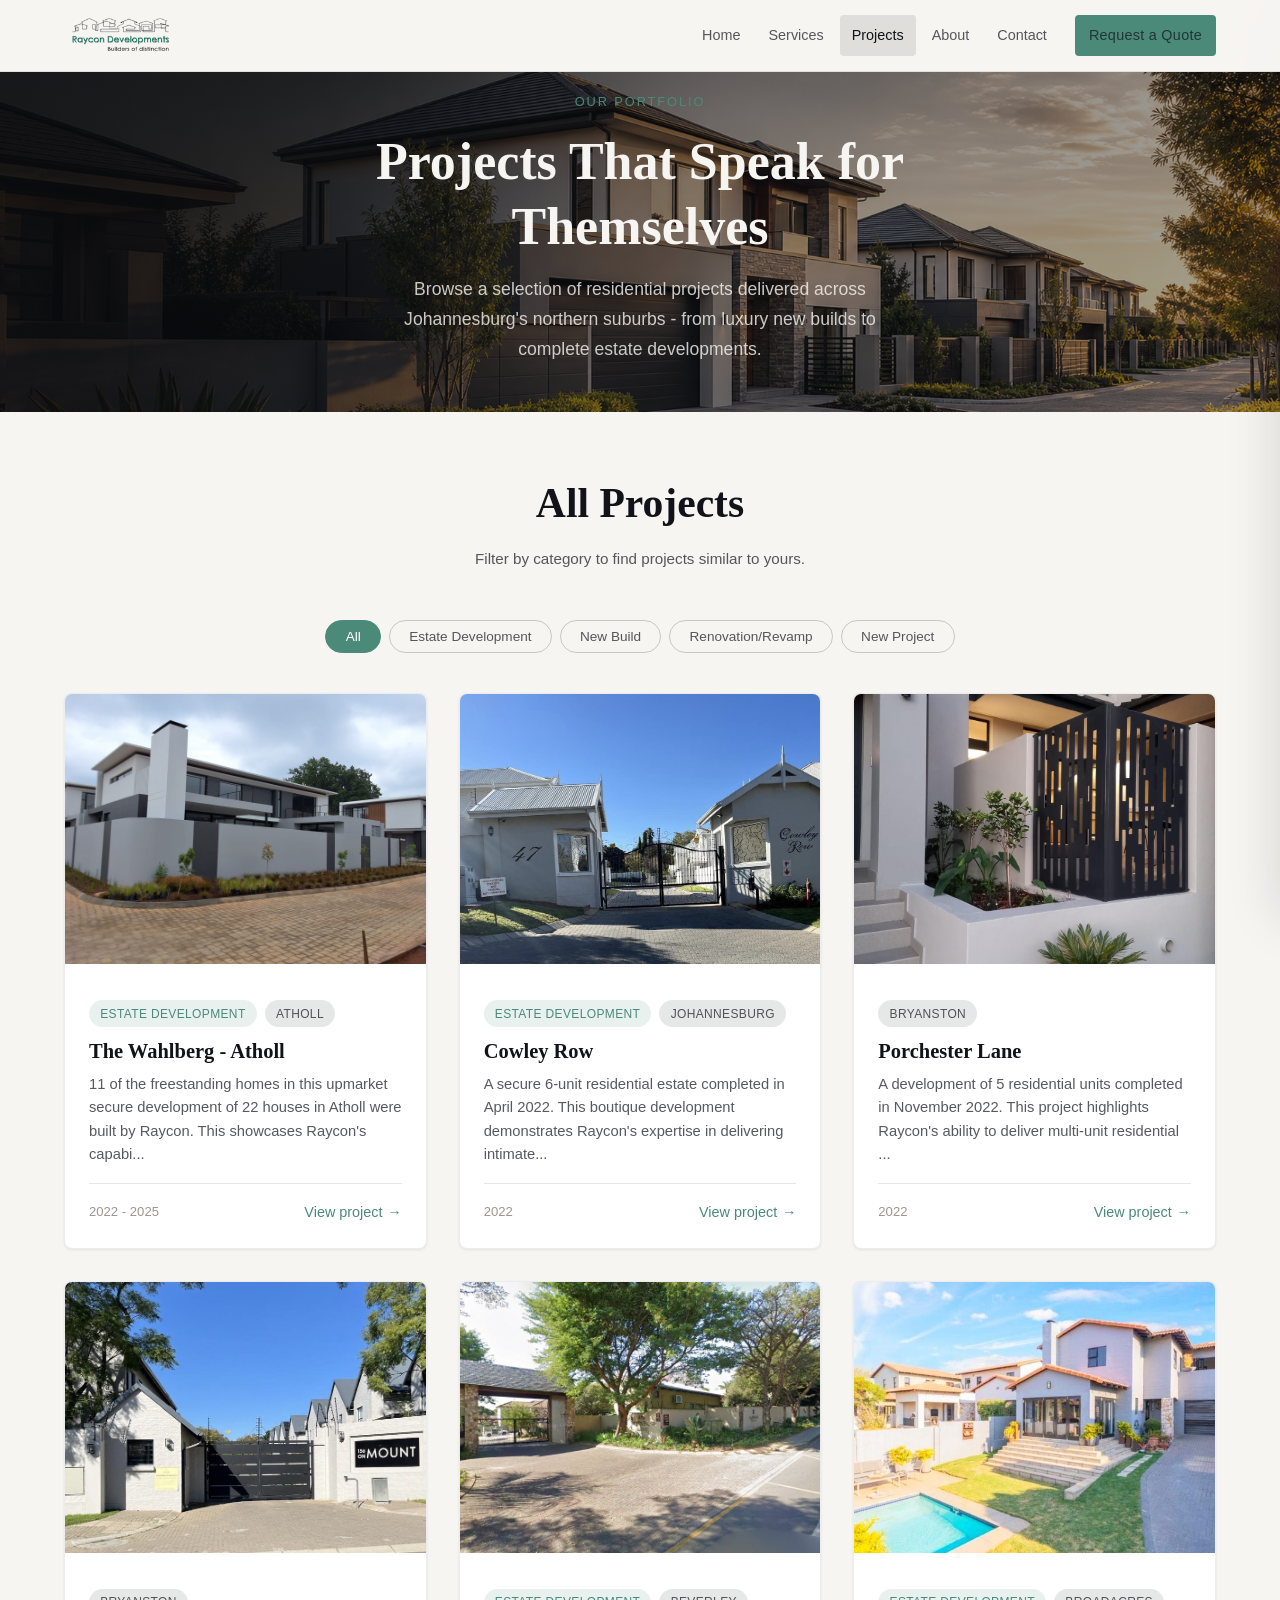
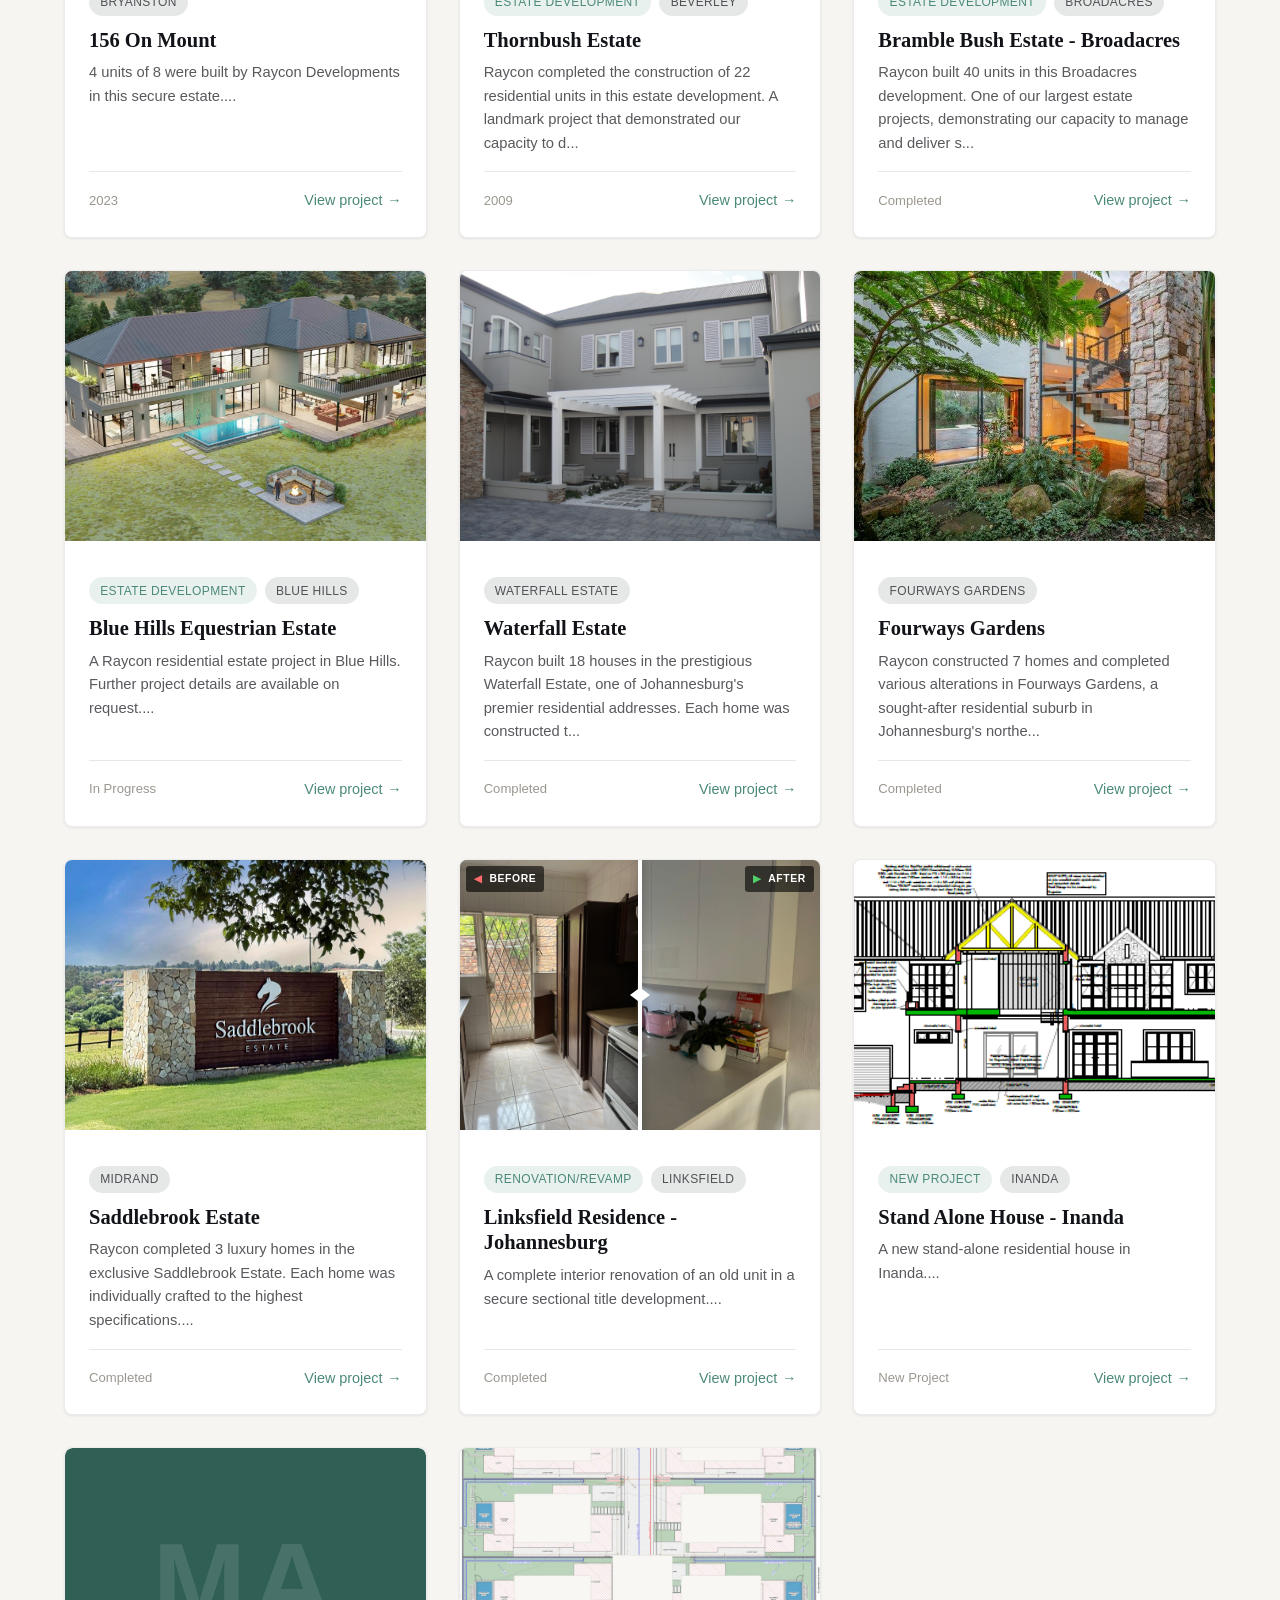
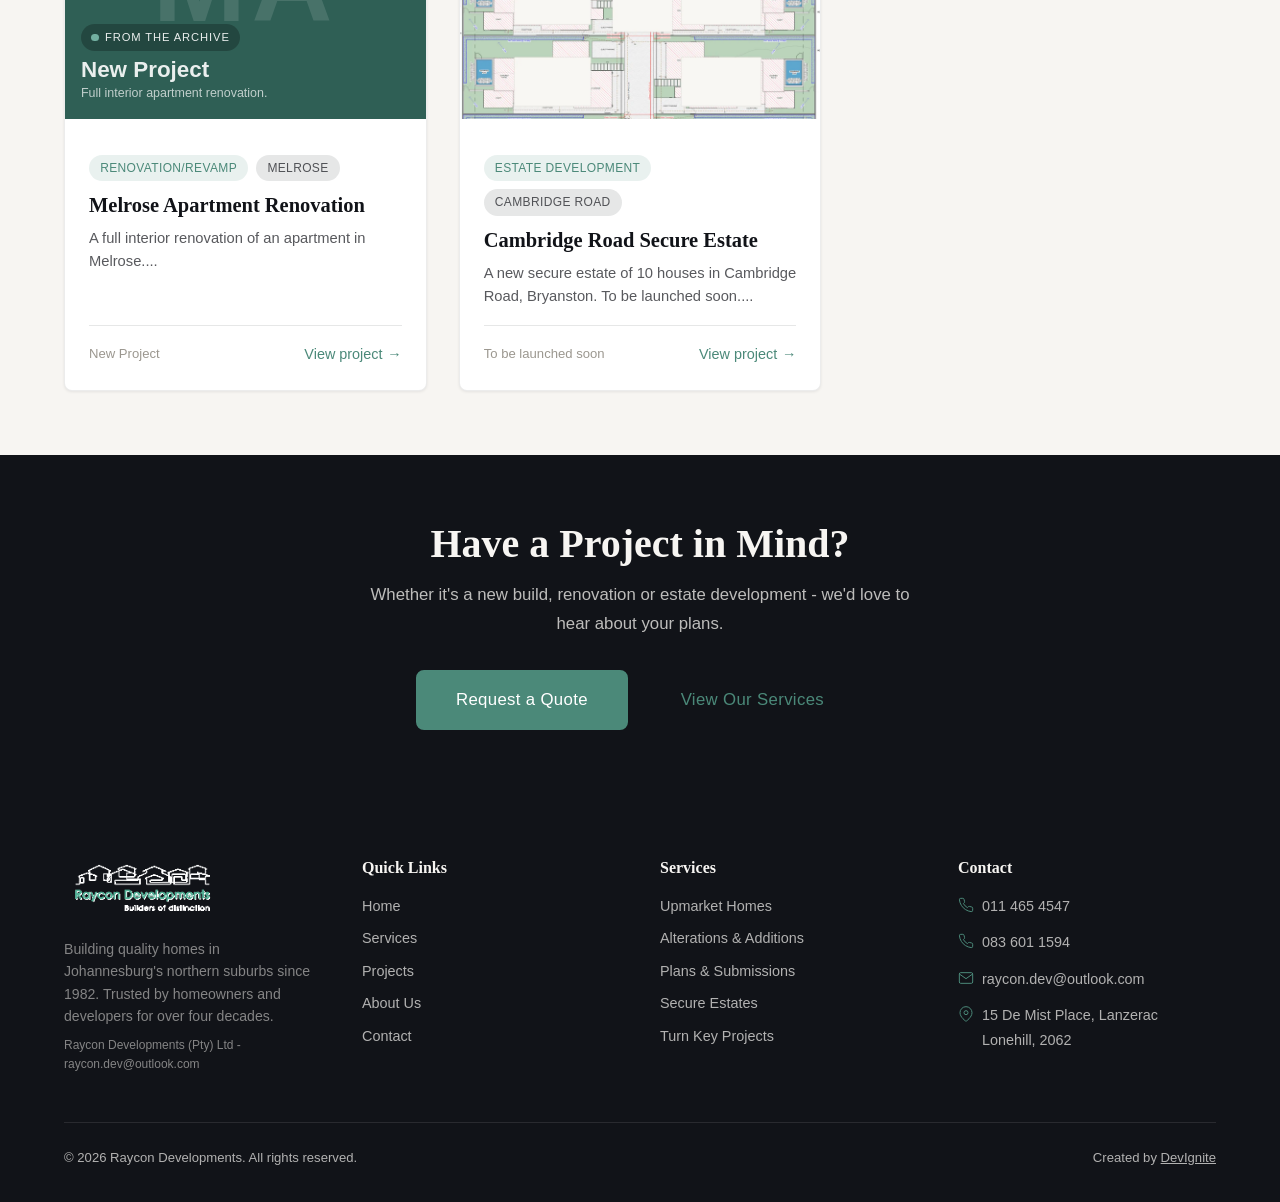
<file: projects.html>
<!DOCTYPE html>
<html lang="en">
<head>
  <meta charset="UTF-8">
  <meta name="viewport" content="width=device-width, initial-scale=1.0">
  <title>Our Projects - Raycon Developments</title>
  <meta name="description" content="Browse Raycon Developments's portfolio of premium residential projects across Johannesburg's northern suburbs - new builds, renovations, estate developments and more.">

  <meta property="og:title" content="Our Projects - Raycon Developments">
  <meta property="og:description" content="A portfolio of premium residential construction projects in Johannesburg's northern suburbs.">
  <meta property="og:type" content="website">

  <link rel="icon" href="data:image/svg+xml,<svg xmlns='http://www.w3.org/2000/svg' viewBox='0 0 100 100'><rect rx='12' width='100' height='100' fill='%234B8979'/><text x='50' y='68' font-size='55' font-family='Georgia' text-anchor='middle' fill='white'>R</text></svg>">
  <link rel="canonical" href="https://www.raycondevelopments.co.za/projects.html">
  <link rel="stylesheet" href="assets/css/styles.css">

  <!-- Structured Data: CollectionPage + Project ItemList + Breadcrumbs -->
  <script type="application/ld+json">
  {
    "@context": "https://schema.org",
    "@graph": [
      {
        "@type": "BreadcrumbList",
        "itemListElement": [
          {"@type": "ListItem", "position": 1, "name": "Home", "item": "https://www.raycondevelopments.co.za/"},
          {"@type": "ListItem", "position": 2, "name": "Projects", "item": "https://www.raycondevelopments.co.za/projects.html"}
        ]
      },
      {
        "@type": "CollectionPage",
        "@id": "https://www.raycondevelopments.co.za/projects.html#collection",
        "url": "https://www.raycondevelopments.co.za/projects.html",
        "name": "Raycon Developments - Project Portfolio",
        "description": "Portfolio of premium residential construction projects across Johannesburg's northern suburbs including new builds, alterations, and estate developments.",
        "about": {"@id": "https://www.raycondevelopments.co.za/#organization"}
      },
      {
        "@type": "ItemList",
        "name": "Raycon Developments Projects",
                "itemListElement": [
          {"@type": "ListItem", "position": 1,  "item": {"@type": "CreativeWork", "name": "The Wahlberg - Atholl", "description": "11 of 22 freestanding homes in Atholl. Designed by Darryl Croome Architects. 2022-2025.", "url": "https://www.raycondevelopments.co.za/project.html?id=the-wahlberg"}},
          {"@type": "ListItem", "position": 2,  "item": {"@type": "CreativeWork", "name": "Cowley Row", "description": "Secure 6-unit residential estate. Architect: Venui Architects. Completed April 2022.", "url": "https://www.raycondevelopments.co.za/project.html?id=cowley-row"}},
          {"@type": "ListItem", "position": 3,  "item": {"@type": "CreativeWork", "name": "Porchester Lane", "description": "5 residential units in Bryanston. Completed November 2022.", "url": "https://www.raycondevelopments.co.za/project.html?id=porchester-lane"}},
          {"@type": "ListItem", "position": 4,  "item": {"@type": "CreativeWork", "name": "156 On Mount", "description": "4 units of 8 built by Raycon Developments in Bryanston.", "url": "https://www.raycondevelopments.co.za/project.html?id=156-on-mount"}},
          {"@type": "ListItem", "position": 5,  "item": {"@type": "CreativeWork", "name": "Thornbush Estate", "description": "22 residential units in Beverley. Architect: Down To Earth Architects & Interiors.", "url": "https://www.raycondevelopments.co.za/project.html?id=thornbush-estate"}},
          {"@type": "ListItem", "position": 6,  "item": {"@type": "CreativeWork", "name": "Bramble Bush Estate - Broadacres", "description": "40 units in Broadacres. Architect: Down To Earth Architects & Interiors.", "url": "https://www.raycondevelopments.co.za/project.html?id=bramble-bush-estate"}},
          {"@type": "ListItem", "position": 7,  "item": {"@type": "CreativeWork", "name": "Blue Hills Equestrian Estate", "description": "Residential estate works in Blue Hills. In progress.", "url": "https://www.raycondevelopments.co.za/project.html?id=blue-hills-equestrian-estate"}},
          {"@type": "ListItem", "position": 8,  "item": {"@type": "CreativeWork", "name": "Waterfall Estate", "description": "18 houses built in the prestigious Waterfall Estate.", "url": "https://www.raycondevelopments.co.za/project.html?id=waterfall-estate"}},
          {"@type": "ListItem", "position": 9,  "item": {"@type": "CreativeWork", "name": "Fourways Gardens", "description": "7 new homes plus alterations in Fourways Gardens.", "url": "https://www.raycondevelopments.co.za/project.html?id=fourways-gardens"}},
          {"@type": "ListItem", "position": 10, "item": {"@type": "CreativeWork", "name": "Saddlebrook Estate", "description": "3 luxury homes in the exclusive Saddlebrook Estate in Midrand.", "url": "https://www.raycondevelopments.co.za/project.html?id=saddle-brook"}},
          {"@type": "ListItem", "position": 11, "item": {"@type": "CreativeWork", "name": "Linksfield Residence - Johannesburg", "description": "Complete interior renovation of an old unit in a secure sectional title development.", "url": "https://www.raycondevelopments.co.za/project.html?id=kyalami-residence"}},
          {"@type": "ListItem", "position": 12, "item": {"@type": "CreativeWork", "name": "Stand Alone House - Inanda", "description": "A new stand-alone residential house in Inanda.", "url": "https://www.raycondevelopments.co.za/project.html?id=inanda-stand-alone-house"}},
          {"@type": "ListItem", "position": 13, "item": {"@type": "CreativeWork", "name": "Melrose Apartment Renovation", "description": "A full interior renovation of an apartment in Melrose.", "url": "https://www.raycondevelopments.co.za/project.html?id=melrose-apartment-renovation"}},
          {"@type": "ListItem", "position": 14, "item": {"@type": "CreativeWork", "name": "Cambridge Road Secure Estate", "description": "A new secure estate of 10 houses in Cambridge Road, Bryanston. To be launched soon.", "url": "https://www.raycondevelopments.co.za/project.html?id=cambridge-road-bryanston"}}
        ]
      }
    ]
  }
  </script>
</head>
<body>

  <!-- ========== NAVBAR ========== -->
  <header class="navbar" role="banner">
    <div class="container-wide navbar__inner">
      <a href="index.html" class="logo" aria-label="Raycon Developments - Home">
        <img src="assets/img/Raycon-logo.png" alt="Raycon Developments" class="logo__image">
      </a>
      <nav class="nav-links" aria-label="Main navigation">
        <a href="index.html">Home</a>
        <a href="services.html">Services</a>
        <a href="projects.html">Projects</a>
        <a href="about.html">About</a>
        <a href="contact.html">Contact</a>
        <a href="contact.html" class="btn btn--primary btn--sm">Request a Quote</a>
      </nav>
      <button class="nav-toggle" aria-expanded="false" aria-controls="mobile-nav" aria-label="Open menu">
        <span class="nav-toggle__bar"></span>
        <span class="nav-toggle__bar"></span>
        <span class="nav-toggle__bar"></span>
      </button>
    </div>
  </header>

  <nav class="mobile-nav" id="mobile-nav" aria-label="Mobile navigation">
    <a href="index.html">Home</a>
    <a href="services.html">Services</a>
    <a href="projects.html">Projects</a>
    <a href="about.html">About</a>
    <a href="contact.html">Contact</a>
    <a href="contact.html" class="btn btn--primary">Request a Quote</a>
  </nav>
  <div class="nav-overlay" aria-hidden="true"></div>

  <main id="main-content">

    <!-- ========== HERO ========== -->
    <section class="hero hero--page">
      <div class="hero__bg hero__bg--projects" aria-hidden="true"></div>
      <div class="container hero__content">
        <span class="hero__eyebrow">Our Portfolio</span>
        <h1 class="hero__title">Projects That Speak for Themselves</h1>
        <p class="hero__text">Browse a selection of residential projects delivered across Johannesburg's northern suburbs - from luxury new builds to complete estate developments.</p>
      </div>
    </section>

    <!-- ========== PROJECTS GRID ========== -->
    <section class="section" aria-labelledby="projects-grid-heading">
      <div class="container">
        <div class="section__header">
          <h2 id="projects-grid-heading">All Projects</h2>
          <p>Filter by category to find projects similar to yours.</p>
        </div>

        <!-- Filter buttons rendered by JS -->
        <div class="filter-bar" role="group" aria-label="Filter projects by category"></div>

        <!-- Project cards rendered by JS -->
        <div class="grid grid--3" id="projects-grid" style="transition:opacity .35s ease, transform .35s ease"></div>
      </div>
    </section>

    <!-- ========== CTA ========== -->
    <section class="cta-banner">
      <div class="container">
        <h2>Have a Project in Mind?</h2>
        <p>Whether it's a new build, renovation or estate development - we'd love to hear about your plans.</p>
        <div class="btn-group" style="justify-content:center">
          <a href="contact.html" class="btn btn--primary btn--lg">Request a Quote</a>
          <a href="services.html" class="btn btn--ghost text-white btn--lg">View Our Services</a>
        </div>
      </div>
    </section>

  </main>

  <!-- ========== FOOTER ========== -->
  <footer class="footer" role="contentinfo">
    <div class="container">
      <div class="footer__grid">
        <div>
          <a href="index.html" class="logo" style="margin-bottom:var(--sp-4)">
            <img src="assets/img/Raycon-logo-white-green.png" alt="Raycon Developments" class="logo__image footer__logo-image">
          </a>
          <p class="footer__credibility">Building quality homes in Johannesburg's northern suburbs since 1982. Trusted by homeowners and developers for over four decades.</p>
          <p class="footer__credibility" style="font-size:.75rem;margin-top:var(--sp-2)">Raycon Developments (Pty) Ltd - <a href="mailto:raycon.dev@outlook.com" style="color:inherit">raycon.dev@outlook.com</a></p>
        </div>
        <div>
          <h4>Quick Links</h4>
          <div class="footer__links">
            <a href="index.html">Home</a>
            <a href="services.html">Services</a>
            <a href="projects.html">Projects</a>
            <a href="about.html">About Us</a>
            <a href="contact.html">Contact</a>
          </div>
        </div>
        <div>
          <h4>Services</h4>
          <div class="footer__links">
            <a href="services.html">Upmarket Homes</a>
            <a href="services.html">Alterations & Additions</a>
            <a href="services.html">Plans & Submissions</a>
            <a href="services.html">Secure Estates</a>
            <a href="services.html">Turn Key Projects</a>
          </div>
        </div>
        <div>
          <h4>Contact</h4>
          <div class="footer__contact-item">
            <svg viewBox="0 0 24 24" fill="none" stroke="currentColor" stroke-width="1.5"><path d="M22 16.92v3a2 2 0 0 1-2.18 2 19.79 19.79 0 0 1-8.63-3.07 19.5 19.5 0 0 1-6-6 19.79 19.79 0 0 1-3.07-8.67A2 2 0 0 1 4.11 2h3a2 2 0 0 1 2 1.72c.127.96.361 1.903.7 2.81a2 2 0 0 1-.45 2.11L8.09 9.91a16 16 0 0 0 6 6l1.27-1.27a2 2 0 0 1 2.11-.45c.907.339 1.85.573 2.81.7A2 2 0 0 1 22 16.92z"/></svg>
            <span><a href="tel:0114654547">011 465 4547</a></span>
          </div>
          <div class="footer__contact-item">
            <svg viewBox="0 0 24 24" fill="none" stroke="currentColor" stroke-width="1.5"><path d="M22 16.92v3a2 2 0 0 1-2.18 2 19.79 19.79 0 0 1-8.63-3.07 19.5 19.5 0 0 1-6-6 19.79 19.79 0 0 1-3.07-8.67A2 2 0 0 1 4.11 2h3a2 2 0 0 1 2 1.72c.127.96.361 1.903.7 2.81a2 2 0 0 1-.45 2.11L8.09 9.91a16 16 0 0 0 6 6l1.27-1.27a2 2 0 0 1 2.11-.45c.907.339 1.85.573 2.81.7A2 2 0 0 1 22 16.92z"/></svg>
            <span><a href="tel:0836011594">083 601 1594</a></span>
          </div>
          <div class="footer__contact-item">
            <svg viewBox="0 0 24 24" fill="none" stroke="currentColor" stroke-width="1.5"><rect x="2" y="4" width="20" height="16" rx="2"/><polyline points="22,6 12,13 2,6"/></svg>
            <span><a href="mailto:raycon.dev@outlook.com">raycon.dev@outlook.com</a></span>
          </div>
          <div class="footer__contact-item">
            <svg viewBox="0 0 24 24" fill="none" stroke="currentColor" stroke-width="1.5"><path d="M21 10c0 7-9 13-9 13s-9-6-9-13a9 9 0 0 1 18 0z"/><circle cx="12" cy="10" r="3"/></svg>
            <span>15 De Mist Place, Lanzerac<br>Lonehill, 2062</span>
          </div>
        </div>
      </div>
      <div class="footer__bar">
        <span>&copy; 2026 Raycon Developments. All rights reserved.</span>
        <span>Created by <a href="https://devignite.co.za" target="_blank" rel="noopener noreferrer" style="color:inherit;text-decoration:underline">DevIgnite</a></span>
      </div>
    </div>
  </footer>

  <button class="back-to-top" aria-label="Back to top">
    <svg viewBox="0 0 24 24" fill="none" stroke="currentColor" stroke-width="2" stroke-linecap="round" stroke-linejoin="round"><polyline points="18 15 12 9 6 15"/></svg>
  </button>

  <script src="assets/js/data.js"></script>
  <script src="assets/js/main.js"></script>

</body>
</html>
</file>
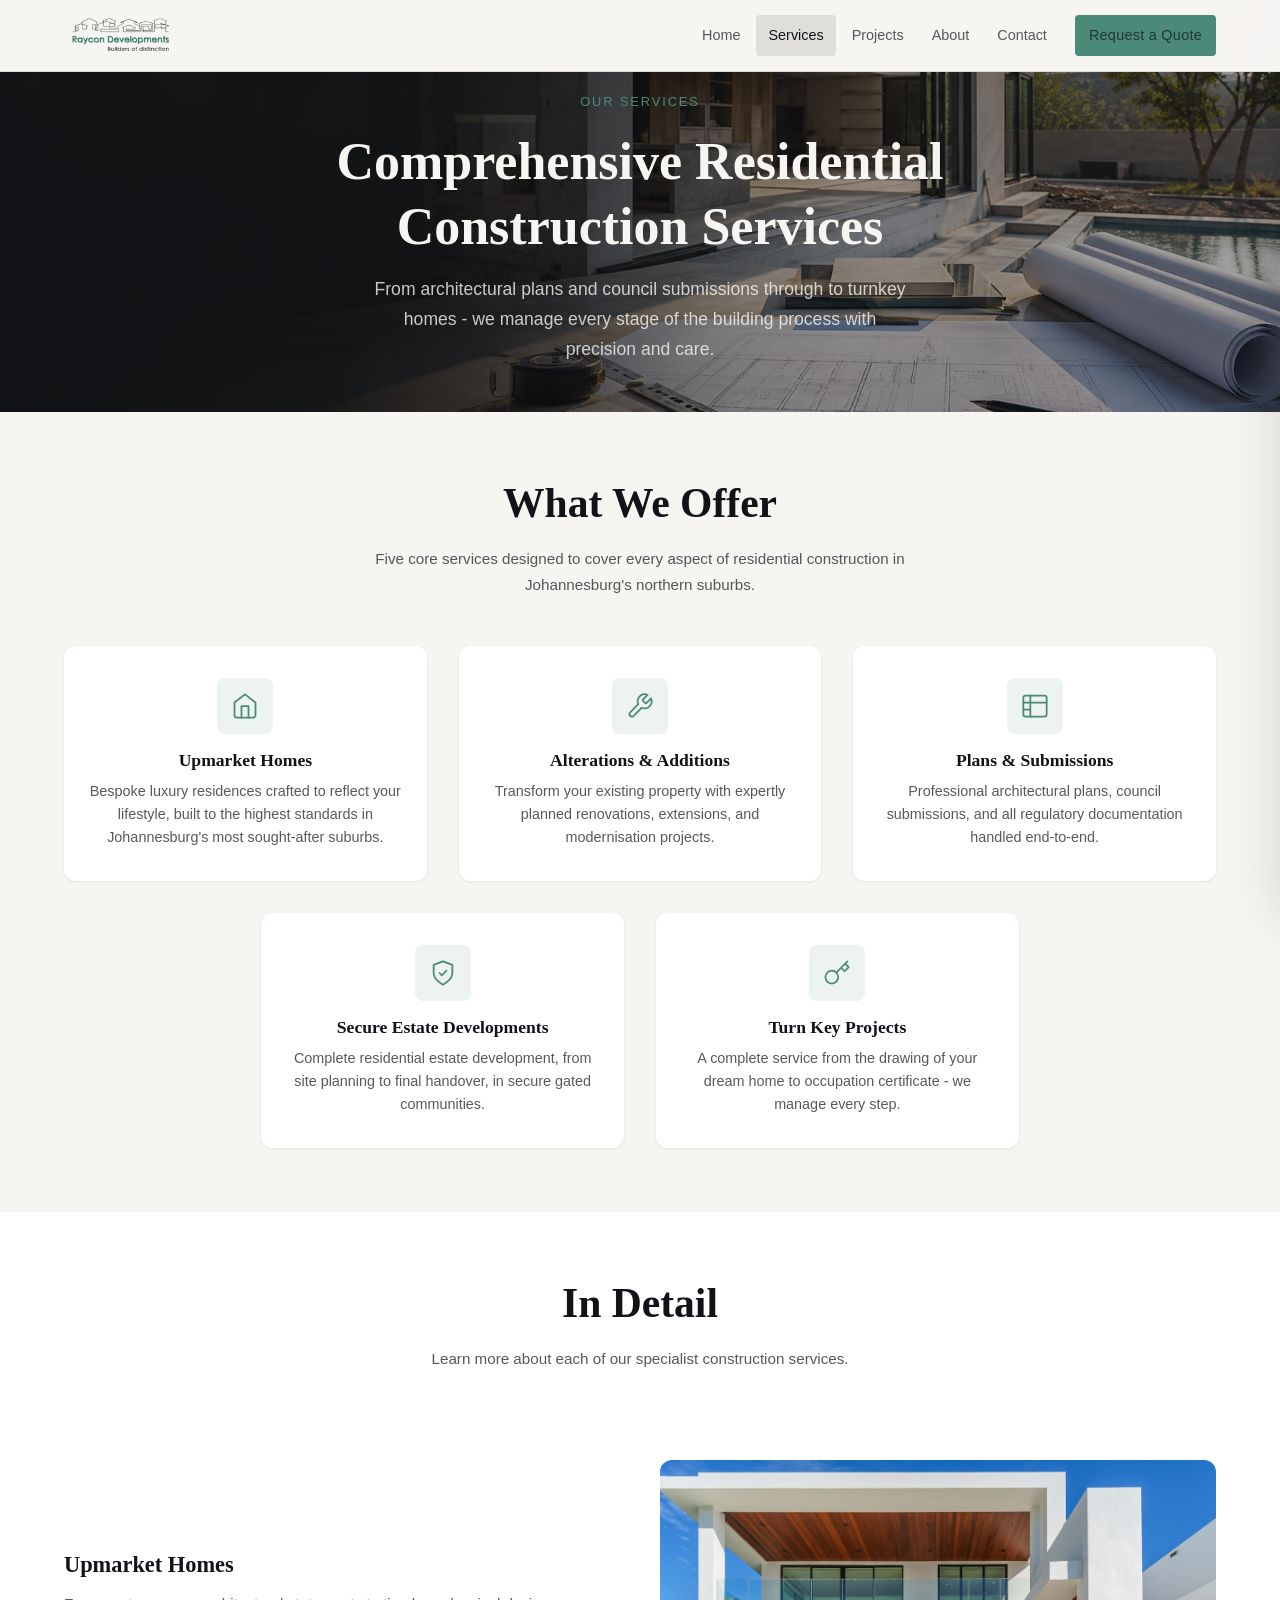
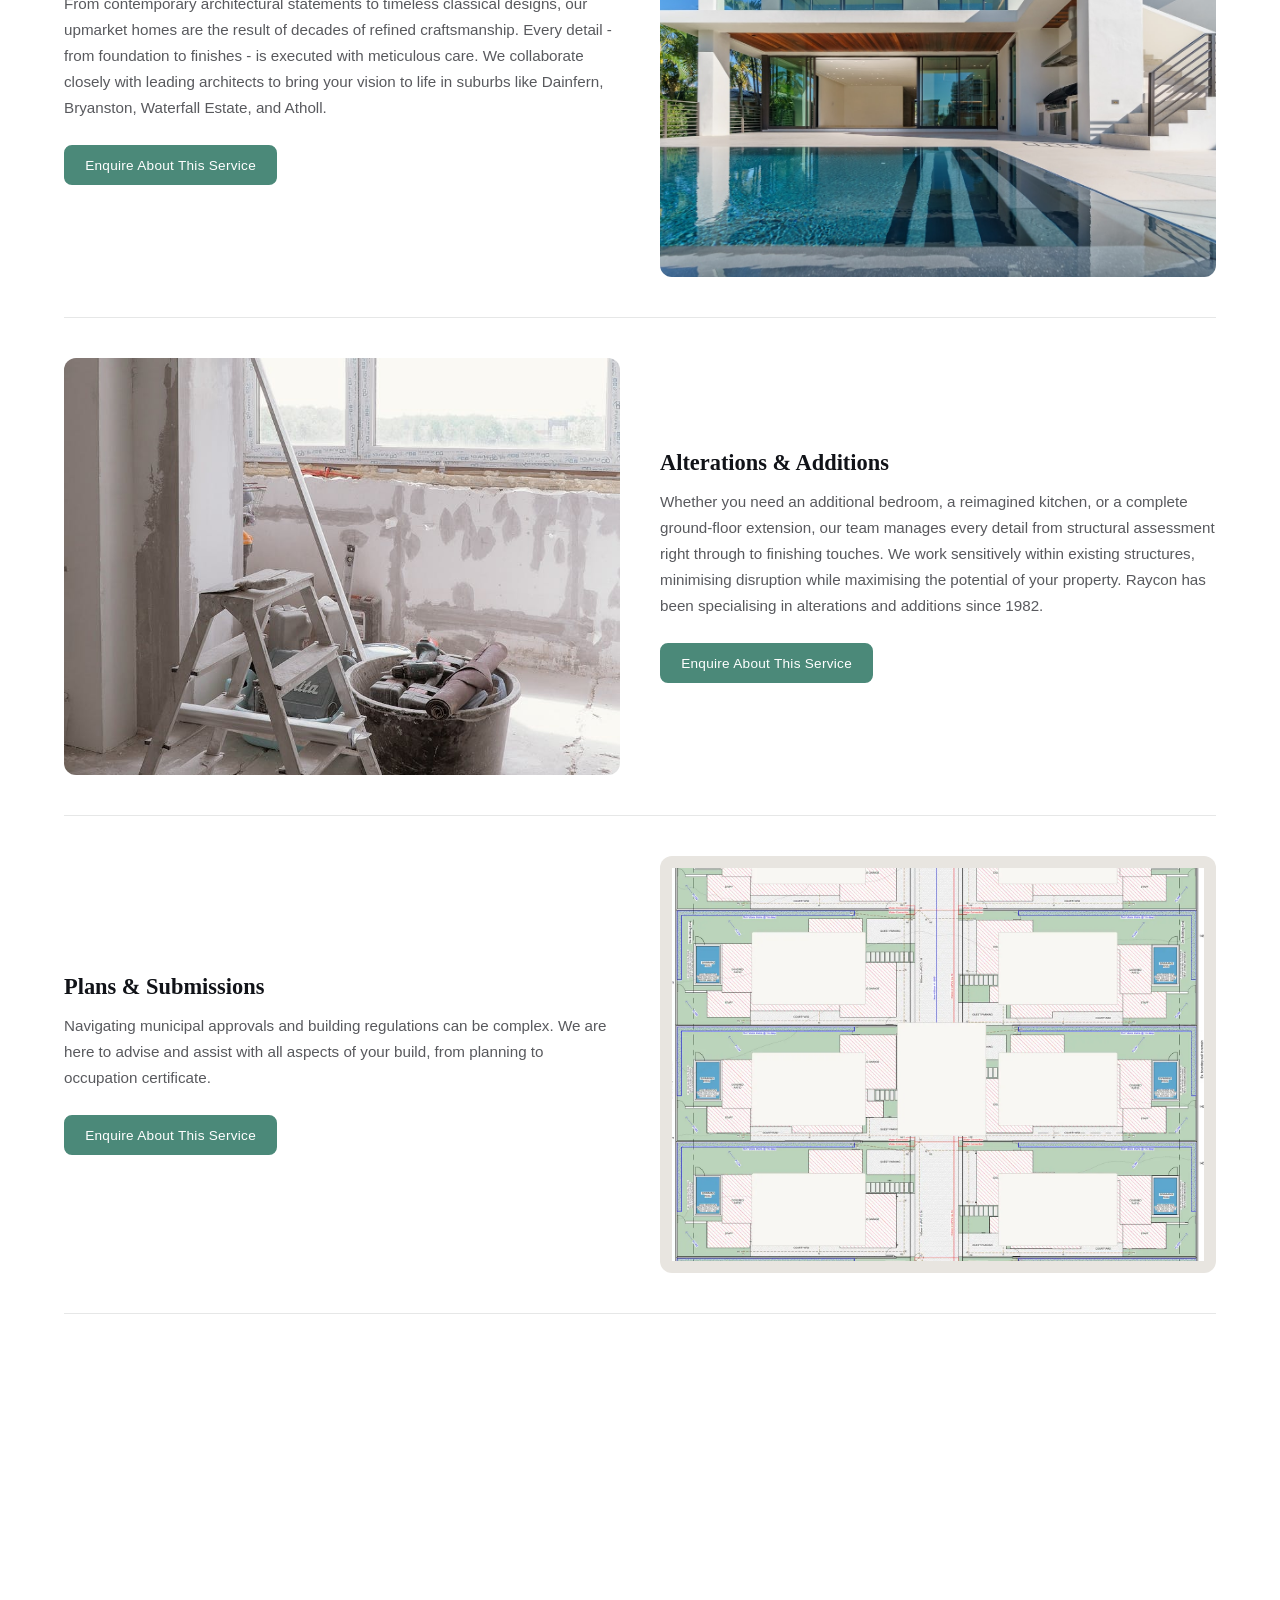
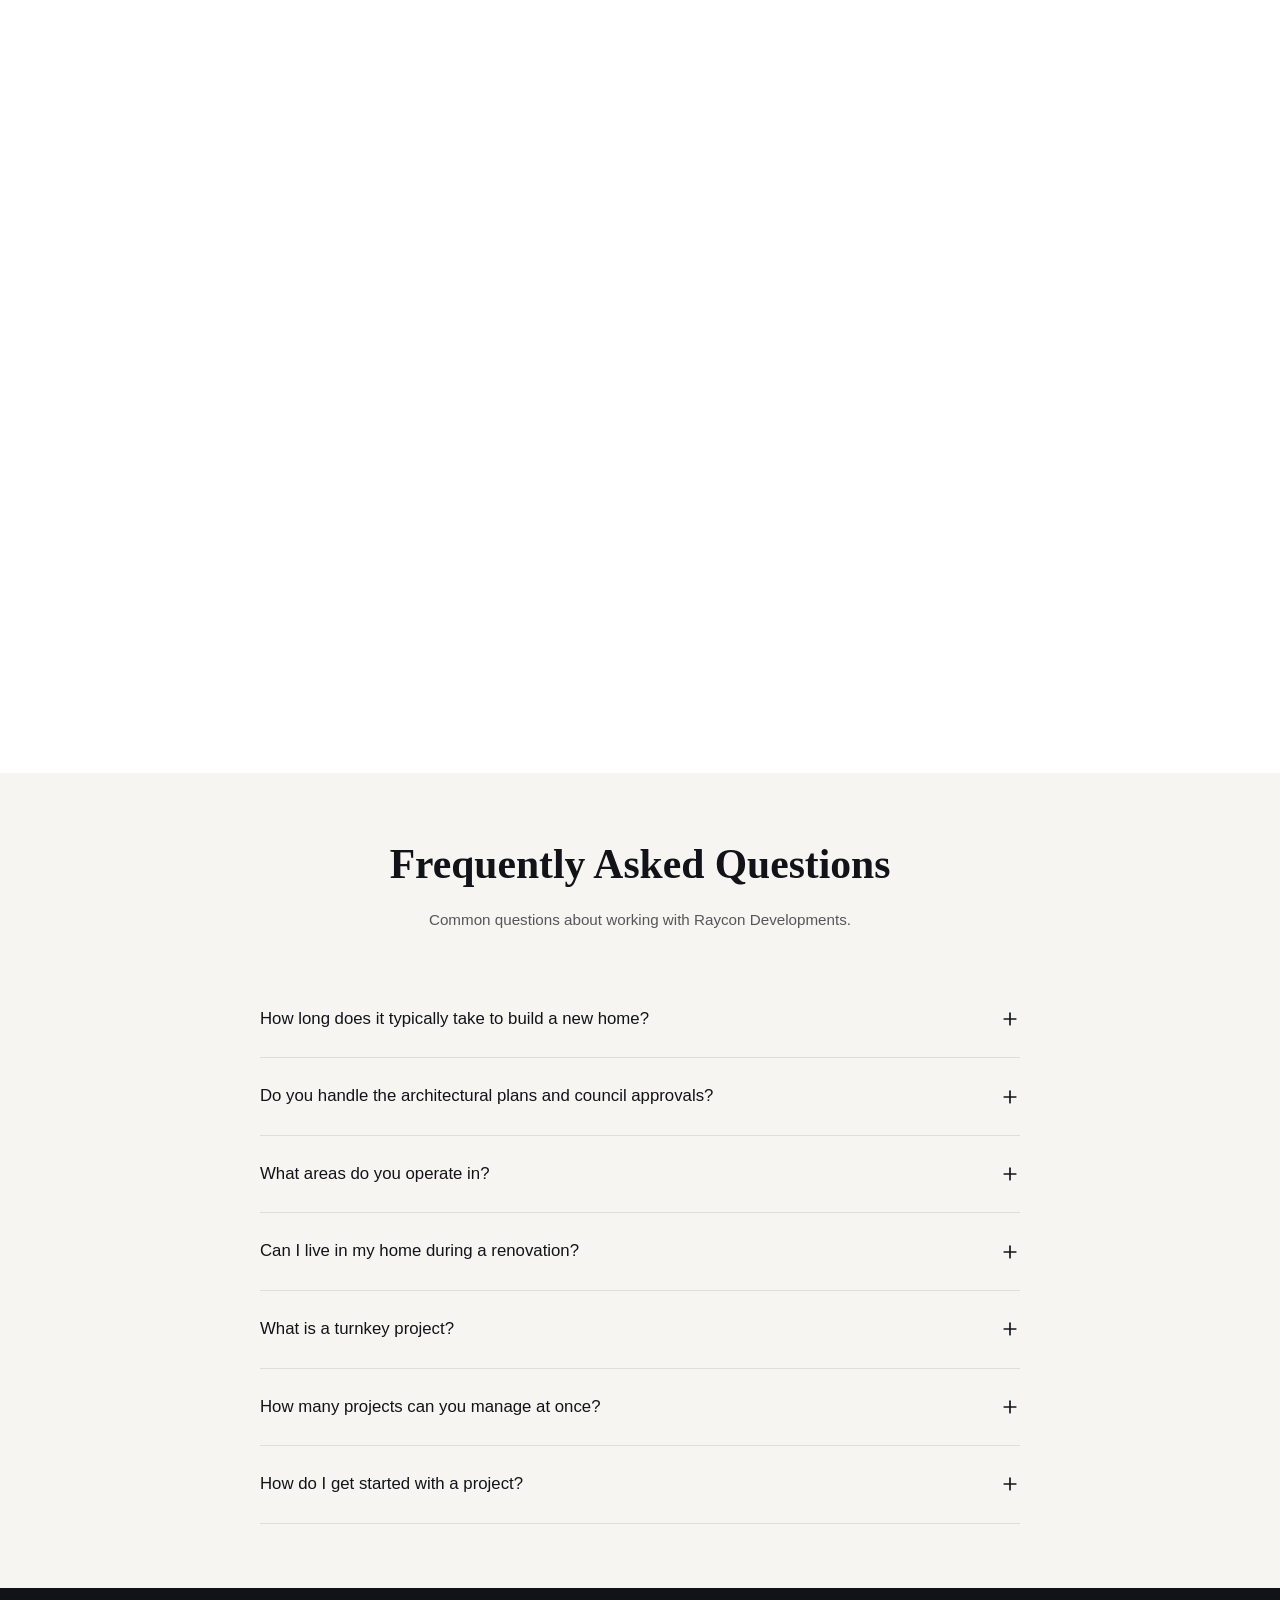
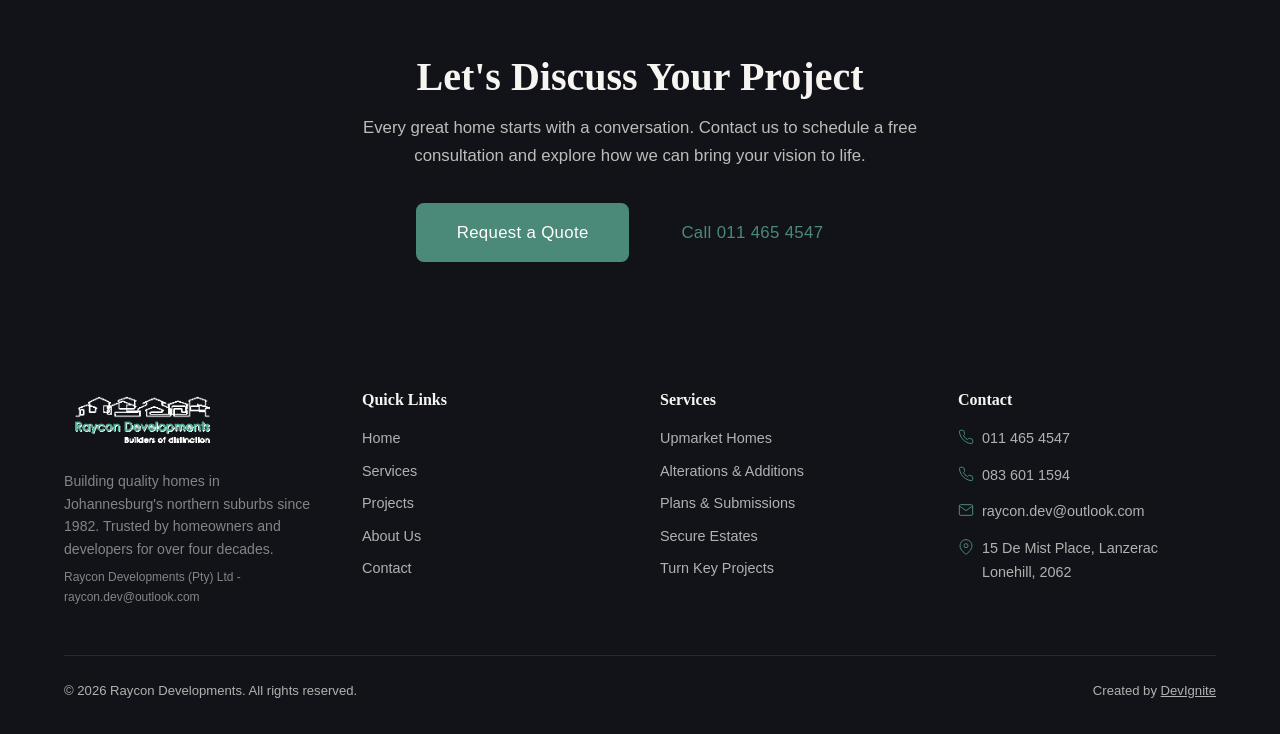
<file: services.html>
<!DOCTYPE html>
<html lang="en">
<head>
  <meta charset="UTF-8">
  <meta name="viewport" content="width=device-width, initial-scale=1.0">
  <title>Our Services - Raycon Developments</title>
  <meta name="description" content="Raycon Developments offers upmarket homes, affordable housing, alterations, architectural plans, secure estate development, and full turnkey projects across Johannesburg's northern suburbs.">

  <meta property="og:title" content="Our Services - Raycon Developments">
  <meta property="og:description" content="Comprehensive residential construction services across Johannesburg's northern suburbs since 1982.">
  <meta property="og:type" content="website">

  <link rel="icon" href="data:image/svg+xml,<svg xmlns='http://www.w3.org/2000/svg' viewBox='0 0 100 100'><rect rx='12' width='100' height='100' fill='%234B8979'/><text x='50' y='68' font-size='55' font-family='Georgia' text-anchor='middle' fill='white'>R</text></svg>">
  <link rel="canonical" href="https://www.raycondevelopments.co.za/services.html">
  <link rel="stylesheet" href="assets/css/styles.css">

  <!-- Structured Data: Services + FAQ + Breadcrumbs -->
  <script type="application/ld+json">
  {
    "@context": "https://schema.org",
    "@graph": [
      {
        "@type": "BreadcrumbList",
        "itemListElement": [
          {"@type": "ListItem", "position": 1, "name": "Home", "item": "https://www.raycondevelopments.co.za/"},
          {"@type": "ListItem", "position": 2, "name": "Services", "item": "https://www.raycondevelopments.co.za/services.html"}
        ]
      },
      {
        "@type": "Service",
        "name": "Upmarket Homes",
        "serviceType": "Custom Luxury Home Construction",
        "provider": {"@id": "https://www.raycondevelopments.co.za/#organization"},
        "areaServed": {"@type": "Place", "name": "Johannesburg northern suburbs"},
        "description": "Bespoke luxury residences crafted to reflect your lifestyle, built to the highest standards in Johannesburg's most sought-after suburbs including Dainfern, Bryanston, Waterfall Estate and Atholl."
      },
      {
        "@type": "Service",
        "name": "Alterations & Additions",
        "serviceType": "Home Renovation and Extension",
        "provider": {"@id": "https://www.raycondevelopments.co.za/#organization"},
        "areaServed": {"@type": "Place", "name": "Johannesburg northern suburbs"},
        "description": "Expertly planned renovations, extensions and modernisation projects. Specialising in alterations and additions since 1982."
      },
      {
        "@type": "Service",
        "name": "Plans & Submissions",
        "serviceType": "Architectural Plans and Council Submissions",
        "provider": {"@id": "https://www.raycondevelopments.co.za/#organization"},
        "areaServed": {"@type": "Place", "name": "Johannesburg"},
        "description": "Professional architectural plans, council submissions and all regulatory documentation handled end-to-end through to occupation certificate."
      },
      {
        "@type": "Service",
        "name": "Secure Estate Developments",
        "serviceType": "Residential Estate Development",
        "provider": {"@id": "https://www.raycondevelopments.co.za/#organization"},
        "areaServed": {"@type": "Place", "name": "Johannesburg"},
        "description": "Complete residential estate development from site planning to final handover. Track record includes Thornbush Estate (22 units), Bramble Bush Estate (40 units), Cowley Row (6 units) and The Wahlberg (11 homes)."
      },
      {
        "@type": "Service",
        "name": "Turn Key Projects",
        "serviceType": "Turnkey Residential Construction",
        "provider": {"@id": "https://www.raycondevelopments.co.za/#organization"},
        "areaServed": {"@type": "Place", "name": "Johannesburg northern suburbs"},
        "description": "Complete service from drawing your dream home to occupation certificate - managing every step including concept, drawings, council approvals, construction and finishing."
      },
      {
        "@type": "FAQPage",
        "mainEntity": [
          {"@type": "Question", "name": "How long does it typically take to build a new home?", "acceptedAnswer": {"@type": "Answer", "text": "Timeline varies by size and complexity. A standard three- to four-bedroom home generally takes 8 to 12 months from breaking ground to handover. Larger or more complex homes may take 12 to 18 months. We provide a detailed construction programme before work begins."}},
          {"@type": "Question", "name": "Do you handle the architectural plans and council approvals?", "acceptedAnswer": {"@type": "Answer", "text": "Yes. Our Plans & Submissions service covers the full process - from initial concept sketches and detailed architectural drawings to structural engineer coordination and municipal submission. We work with the relevant local authorities to secure all necessary approvals before construction begins."}},
          {"@type": "Question", "name": "What areas do you operate in?", "acceptedAnswer": {"@type": "Answer", "text": "We primarily serve the northern suburbs of Johannesburg including Dainfern, Dainfern Valley, Fourways Gardens, Broadacres, Waterfall Estate, Bryanston, Craighall, Blue Hills and surrounding areas."}},
          {"@type": "Question", "name": "Can I live in my home during a renovation?", "acceptedAnswer": {"@type": "Answer", "text": "In many cases, yes. For smaller alterations and additions, we plan the work in phases to minimise disruption. For major renovations involving structural changes or work in kitchens and bathrooms, temporary relocation may be advisable."}},
          {"@type": "Question", "name": "What is a turnkey project?", "acceptedAnswer": {"@type": "Answer", "text": "A turnkey project is our most comprehensive service. We manage every aspect of your build - from drawing your dream home, obtaining all approvals, managing construction, right through to issuing your occupation certificate."}},
          {"@type": "Question", "name": "How many projects can you manage at once?", "acceptedAnswer": {"@type": "Answer", "text": "Our project capacity is between 5 and 7 projects depending on the size and complexity of each build. This allows us to maintain quality and dedicated attention across all active projects."}},
          {"@type": "Question", "name": "How do I get started with a project?", "acceptedAnswer": {"@type": "Answer", "text": "Contact us for an initial consultation. Call 011 465 4547 or 083 601 1594, or email raycon.dev@outlook.com. We will discuss your vision, review your site, and outline the process, timeline and indicative budget range."}}
        ]
      }
    ]
  }
  </script>
</head>
<body>

  <!-- ========== NAVBAR ========== -->
  <header class="navbar" role="banner">
    <div class="container-wide navbar__inner">
      <a href="index.html" class="logo" aria-label="Raycon Developments - Home">
        <img src="assets/img/Raycon-logo.png" alt="Raycon Developments" class="logo__image">
      </a>
      <nav class="nav-links" aria-label="Main navigation">
        <a href="index.html">Home</a>
        <a href="services.html">Services</a>
        <a href="projects.html">Projects</a>
        <a href="about.html">About</a>
        <a href="contact.html">Contact</a>
        <a href="contact.html" class="btn btn--primary btn--sm">Request a Quote</a>
      </nav>
      <button class="nav-toggle" aria-expanded="false" aria-controls="mobile-nav" aria-label="Open menu">
        <span class="nav-toggle__bar"></span>
        <span class="nav-toggle__bar"></span>
        <span class="nav-toggle__bar"></span>
      </button>
    </div>
  </header>

  <nav class="mobile-nav" id="mobile-nav" aria-label="Mobile navigation">
    <a href="index.html">Home</a>
    <a href="services.html">Services</a>
    <a href="projects.html">Projects</a>
    <a href="about.html">About</a>
    <a href="contact.html">Contact</a>
    <a href="contact.html" class="btn btn--primary">Request a Quote</a>
  </nav>
  <div class="nav-overlay" aria-hidden="true"></div>

  <main id="main-content">

    <!-- ========== HERO ========== -->
    <section class="hero hero--page">
      <div class="hero__bg hero__bg--services" aria-hidden="true"></div>
      <div class="container hero__content">
        <span class="hero__eyebrow">Our Services</span>
        <h1 class="hero__title">Comprehensive Residential Construction Services</h1>
        <p class="hero__text">From architectural plans and council submissions through to turnkey homes - we manage every stage of the building process with precision and care.</p>
      </div>
    </section>

    <!-- ========== SERVICE CARDS OVERVIEW ========== -->
    <section class="section" aria-labelledby="services-overview-heading">
      <div class="container">
        <div class="section__header">
          <h2 id="services-overview-heading">What We Offer</h2>
          <p>Five core services designed to cover every aspect of residential construction in Johannesburg's northern suburbs.</p>
        </div>
        <div id="services-cards"></div>
      </div>
    </section>

    <!-- ========== DETAILED SERVICES ========== -->
    <section class="section section--alt" aria-labelledby="services-detail-heading">
      <div class="container">
        <div class="section__header">
          <h2 id="services-detail-heading">In Detail</h2>
          <p>Learn more about each of our specialist construction services.</p>
        </div>
        <div id="services-detail"></div>
      </div>
    </section>

    <!-- ========== FAQ ========== -->
    <section class="section" aria-labelledby="faq-heading">
      <div class="container">
        <div class="section__header">
          <h2 id="faq-heading">Frequently Asked Questions</h2>
          <p>Common questions about working with Raycon Developments.</p>
        </div>
        <div class="accordion" id="faq-accordion"></div>
      </div>
    </section>

    <!-- ========== CTA ========== -->
    <section class="cta-banner">
      <div class="container">
        <h2>Let's Discuss Your Project</h2>
        <p>Every great home starts with a conversation. Contact us to schedule a free consultation and explore how we can bring your vision to life.</p>
        <div class="btn-group" style="justify-content:center">
          <a href="contact.html" class="btn btn--primary btn--lg">Request a Quote</a>
          <a href="tel:0114654547" class="btn btn--ghost text-white btn--lg">Call 011 465 4547</a>
        </div>
      </div>
    </section>

  </main>

  <!-- ========== FOOTER ========== -->
  <footer class="footer" role="contentinfo">
    <div class="container">
      <div class="footer__grid">
        <div>
          <a href="index.html" class="logo" style="margin-bottom:var(--sp-4)">
            <img src="assets/img/Raycon-logo-white-green.png" alt="Raycon Developments" class="logo__image footer__logo-image">
          </a>
          <p class="footer__credibility">Building quality homes in Johannesburg's northern suburbs since 1982. Trusted by homeowners and developers for over four decades.</p>
          <p class="footer__credibility" style="font-size:.75rem;margin-top:var(--sp-2)">Raycon Developments (Pty) Ltd - <a href="mailto:raycon.dev@outlook.com" style="color:inherit">raycon.dev@outlook.com</a></p>
        </div>
        <div>
          <h4>Quick Links</h4>
          <div class="footer__links">
            <a href="index.html">Home</a>
            <a href="services.html">Services</a>
            <a href="projects.html">Projects</a>
            <a href="about.html">About Us</a>
            <a href="contact.html">Contact</a>
          </div>
        </div>
        <div>
          <h4>Services</h4>
          <div class="footer__links">
            <a href="services.html">Upmarket Homes</a>
            <a href="services.html">Alterations & Additions</a>
            <a href="services.html">Plans & Submissions</a>
            <a href="services.html">Secure Estates</a>
            <a href="services.html">Turn Key Projects</a>
          </div>
        </div>
        <div>
          <h4>Contact</h4>
          <div class="footer__contact-item">
            <svg viewBox="0 0 24 24" fill="none" stroke="currentColor" stroke-width="1.5"><path d="M22 16.92v3a2 2 0 0 1-2.18 2 19.79 19.79 0 0 1-8.63-3.07 19.5 19.5 0 0 1-6-6 19.79 19.79 0 0 1-3.07-8.67A2 2 0 0 1 4.11 2h3a2 2 0 0 1 2 1.72c.127.96.361 1.903.7 2.81a2 2 0 0 1-.45 2.11L8.09 9.91a16 16 0 0 0 6 6l1.27-1.27a2 2 0 0 1 2.11-.45c.907.339 1.85.573 2.81.7A2 2 0 0 1 22 16.92z"/></svg>
            <span><a href="tel:0114654547">011 465 4547</a></span>
          </div>
          <div class="footer__contact-item">
            <svg viewBox="0 0 24 24" fill="none" stroke="currentColor" stroke-width="1.5"><path d="M22 16.92v3a2 2 0 0 1-2.18 2 19.79 19.79 0 0 1-8.63-3.07 19.5 19.5 0 0 1-6-6 19.79 19.79 0 0 1-3.07-8.67A2 2 0 0 1 4.11 2h3a2 2 0 0 1 2 1.72c.127.96.361 1.903.7 2.81a2 2 0 0 1-.45 2.11L8.09 9.91a16 16 0 0 0 6 6l1.27-1.27a2 2 0 0 1 2.11-.45c.907.339 1.85.573 2.81.7A2 2 0 0 1 22 16.92z"/></svg>
            <span><a href="tel:0836011594">083 601 1594</a></span>
          </div>
          <div class="footer__contact-item">
            <svg viewBox="0 0 24 24" fill="none" stroke="currentColor" stroke-width="1.5"><rect x="2" y="4" width="20" height="16" rx="2"/><polyline points="22,6 12,13 2,6"/></svg>
            <span><a href="mailto:raycon.dev@outlook.com">raycon.dev@outlook.com</a></span>
          </div>
          <div class="footer__contact-item">
            <svg viewBox="0 0 24 24" fill="none" stroke="currentColor" stroke-width="1.5"><path d="M21 10c0 7-9 13-9 13s-9-6-9-13a9 9 0 0 1 18 0z"/><circle cx="12" cy="10" r="3"/></svg>
            <span>15 De Mist Place, Lanzerac<br>Lonehill, 2062</span>
          </div>
        </div>
      </div>
      <div class="footer__bar">
        <span>&copy; 2026 Raycon Developments. All rights reserved.</span>
        <span>Created by <a href="https://devignite.co.za" target="_blank" rel="noopener noreferrer" style="color:inherit;text-decoration:underline">DevIgnite</a></span>
      </div>
    </div>
  </footer>

  <button class="back-to-top" aria-label="Back to top">
    <svg viewBox="0 0 24 24" fill="none" stroke="currentColor" stroke-width="2" stroke-linecap="round" stroke-linejoin="round"><polyline points="18 15 12 9 6 15"/></svg>
  </button>

  <script src="assets/js/data.js"></script>
  <script src="assets/js/main.js"></script>
  <script>
    renderServiceCards('services-cards');
    renderServiceDetails('services-detail');
    renderFAQs('faq-accordion');
  </script>

</body>
</html>
</file>
<file: assets/css/styles.css>
/* ============================================================
   Raycon Developments — Global Stylesheet
   Premium residential construction · Est. 1982
   ============================================================ */

/* ---------- CSS Custom Properties ---------- */
:root {
  /* Brand colours */
  --clr-charcoal:    #111318;
  --clr-charcoal-90: rgba(17, 19, 24, .9);
  --clr-charcoal-70: rgba(17, 19, 24, .7);
  --clr-charcoal-50: rgba(17, 19, 24, .5);
  --clr-charcoal-20: rgba(17, 19, 24, .2);
  --clr-charcoal-10: rgba(17, 19, 24, .1);
  --clr-offwhite:    #F7F5F2;
  --clr-white:       #FFFFFF;
  --clr-accent:      #4B8979;          /* primary teal */
  --clr-accent-light:#72AFA0;
  --clr-copper:      #356F62;
  --clr-green:       #2F5F55;          /* deep supporting teal */
  --clr-green-light: #3E7A6D;
  --clr-light-grey:  #E8E5E0;
  --clr-mid-grey:    #9B978F;
  --clr-danger:      #C0392B;
  --clr-success:     #27AE60;

  /* Typography */
  --ff-heading: 'Georgia', 'Times New Roman', serif;
  --ff-body:    'Segoe UI', 'Helvetica Neue', Arial, sans-serif;
  --fw-normal:  400;
  --fw-medium:  500;
  --fw-bold:    700;

  /* Spacing scale (4-px base) */
  --sp-1: .25rem;  /* 4 */
  --sp-2: .5rem;   /* 8 */
  --sp-3: .75rem;  /* 12 */
  --sp-4: 1rem;    /* 16 */
  --sp-5: 1.5rem;  /* 24 */
  --sp-6: 2rem;    /* 32 */
  --sp-7: 2.5rem;  /* 40 */
  --sp-8: 3rem;    /* 48 */
  --sp-9: 4rem;    /* 64 */
  --sp-10: 5rem;   /* 80 */
  --sp-11: 6rem;   /* 96 */

  /* Radius */
  --radius-sm: 4px;
  --radius-md: 8px;
  --radius-lg: 12px;
  --radius-xl: 20px;
  --radius-full: 9999px;

  /* Shadows */
  --shadow-sm:  0 1px 3px rgba(17,19,24,.08);
  --shadow-md:  0 4px 12px rgba(17,19,24,.1);
  --shadow-lg:  0 8px 30px rgba(17,19,24,.12);
  --shadow-xl:  0 16px 50px rgba(17,19,24,.15);

  /* Transitions */
  --ease-out: cubic-bezier(.25,.46,.45,.94);
  --transition-fast: .2s var(--ease-out);
  --transition-base: .35s var(--ease-out);
  --transition-slow: .5s var(--ease-out);

  /* Layout */
  --container-max: 1200px;
  --container-wide: 1400px;
  --nav-height: 72px;
}

/* ---------- Reset & Base ---------- */
*,
*::before,
*::after { box-sizing: border-box; margin: 0; padding: 0; }

html {
  scroll-behavior: smooth;
  -webkit-text-size-adjust: 100%;
}

body {
  font-family: var(--ff-body);
  font-weight: var(--fw-normal);
  font-size: 1rem;
  line-height: 1.7;
  color: var(--clr-charcoal);
  background: var(--clr-offwhite);
  overflow-x: hidden;
  -webkit-font-smoothing: antialiased;
  -moz-osx-font-smoothing: grayscale;
}

img, svg { display: block; max-width: 100%; height: auto; }

a {
  color: var(--clr-accent);
  text-decoration: none;
  transition: color var(--transition-fast);
}
a:hover { color: var(--clr-copper); }

ul, ol { list-style: none; }

h1, h2, h3, h4, h5, h6 {
  font-family: var(--ff-heading);
  font-weight: var(--fw-bold);
  line-height: 1.25;
  color: var(--clr-charcoal);
}

h1 { font-size: clamp(2rem, 5vw, 3.25rem); }
h2 { font-size: clamp(1.6rem, 4vw, 2.5rem); }
h3 { font-size: clamp(1.25rem, 3vw, 1.75rem); }
h4 { font-size: 1.15rem; }

p + p { margin-top: var(--sp-4); }

::selection {
  background: var(--clr-accent);
  color: var(--clr-white);
}

/* Focus styles */
:focus-visible {
  outline: 2px solid var(--clr-accent);
  outline-offset: 3px;
}

/* Reduced motion */
@media (prefers-reduced-motion: reduce) {
  *, *::before, *::after {
    animation-duration: 0.01ms !important;
    animation-iteration-count: 1 !important;
    transition-duration: 0.01ms !important;
    scroll-behavior: auto !important;
  }
}

/* ---------- Utility ---------- */
.container     { width: 90%; max-width: var(--container-max); margin-inline: auto; }
.container-wide{ width: 90%; max-width: var(--container-wide); margin-inline: auto; }
.sr-only       { position: absolute; width: 1px; height: 1px; padding: 0;
                 margin: -1px; overflow: hidden; clip: rect(0,0,0,0);
                 white-space: nowrap; border: 0; }

.text-center   { text-align: center; }
.text-accent   { color: var(--clr-accent); }
.text-muted    { color: var(--clr-mid-grey); }
.text-white    { color: var(--clr-white); }

.mt-0 { margin-top: 0; }
.mt-4 { margin-top: var(--sp-4); }
.mt-5 { margin-top: var(--sp-5); }
.mt-6 { margin-top: var(--sp-6); }
.mt-8 { margin-top: var(--sp-8); }
.mb-4 { margin-bottom: var(--sp-4); }
.mb-6 { margin-bottom: var(--sp-6); }
.mb-8 { margin-bottom: var(--sp-8); }

.section {
  padding: var(--sp-9) 0;
}
.section--dark {
  background: var(--clr-charcoal);
  color: var(--clr-offwhite);
}
.section--dark h2,
.section--dark h3,
.section--dark h4 { color: var(--clr-offwhite); }

.section--alt {
  background: var(--clr-white);
}

.section__header {
  text-align: center;
  max-width: 640px;
  margin: 0 auto var(--sp-8);
}
.section__header p {
  margin-top: var(--sp-3);
  color: var(--clr-mid-grey);
  font-size: 1.05rem;
}

/* ---------- Grid ---------- */
.grid {
  display: grid;
  gap: var(--sp-6);
}
.grid--2 { grid-template-columns: repeat(auto-fill, minmax(min(100%, 320px), 1fr)); }
.grid--3 { grid-template-columns: repeat(auto-fill, minmax(min(100%, 300px), 1fr)); }
.grid--4 { grid-template-columns: repeat(auto-fill, minmax(min(100%, 250px), 1fr)); }

/* Home page card grids: keep 3 cards first row and center incomplete second rows (e.g. 5 or 4 cards). */
#services-preview,
#services-cards,
#featured-projects {
  display: flex;
  flex-wrap: wrap;
  justify-content: center;
  gap: var(--sp-6);
}

#services-preview > *,
#services-cards > *,
#featured-projects > * {
  flex: 0 1 calc((100% - (var(--sp-6) * 2)) / 3);
  min-width: min(280px, 100%);
  max-width: calc((100% - (var(--sp-6) * 2)) / 3);
}

@media (max-width: 980px) {
  #services-preview > *,
  #services-cards > *,
  #featured-projects > * {
    flex-basis: calc((100% - var(--sp-6)) / 2);
    min-width: min(260px, 100%);
    max-width: calc((100% - var(--sp-6)) / 2);
  }
}

@media (max-width: 640px) {
  #services-preview > *,
  #services-cards > *,
  #featured-projects > * {
    flex-basis: 100%;
    min-width: 0;
    max-width: 100%;
  }
}

/* ---------- Buttons ---------- */
.btn {
  display: inline-flex;
  align-items: center;
  justify-content: center;
  gap: var(--sp-2);
  padding: .8rem 1.8rem;
  font-family: var(--ff-body);
  font-size: .95rem;
  font-weight: var(--fw-medium);
  letter-spacing: .02em;
  border: 2px solid transparent;
  border-radius: var(--radius-md);
  cursor: pointer;
  transition: all var(--transition-fast);
  text-decoration: none;
  line-height: 1.4;
  white-space: nowrap;
}
.btn:focus-visible {
  outline: 2px solid var(--clr-accent);
  outline-offset: 3px;
}

.btn--primary {
  background: var(--clr-accent);
  color: var(--clr-white);
  border-color: var(--clr-accent);
}
.btn--primary:hover {
  background: var(--clr-copper);
  border-color: var(--clr-copper);
  color: var(--clr-white);
  transform: translateY(-1px);
  box-shadow: var(--shadow-md);
}

.btn--secondary {
  background: transparent;
  color: var(--clr-charcoal);
  border-color: var(--clr-charcoal);
}
.btn--secondary:hover {
  background: var(--clr-charcoal);
  color: var(--clr-offwhite);
  transform: translateY(-1px);
}

.btn--ghost {
  background: transparent;
  color: var(--clr-accent);
  border-color: transparent;
  padding-inline: var(--sp-3);
}
.btn--ghost:hover {
  color: var(--clr-copper);
  background: var(--clr-charcoal-10);
}

.btn--white {
  background: var(--clr-white);
  color: var(--clr-charcoal);
  border-color: var(--clr-white);
}
.btn--white:hover {
  background: var(--clr-offwhite);
  border-color: var(--clr-offwhite);
  transform: translateY(-1px);
  box-shadow: var(--shadow-md);
}

.btn--outline-light {
  background: transparent;
  color: var(--clr-offwhite);
  border-color: rgba(247,245,242,.72);
}
.btn--outline-light:hover {
  background: var(--clr-offwhite);
  border-color: var(--clr-offwhite);
  color: var(--clr-charcoal);
  transform: translateY(-1px);
}

.btn--sm { padding: .55rem 1.2rem; font-size: .85rem; }
.btn--lg { padding: 1rem 2.4rem; font-size: 1.05rem; }

.btn-group {
  display: flex;
  flex-wrap: wrap;
  gap: var(--sp-3);
}

/* ---------- Chip / Tag ---------- */
.chip {
  display: inline-block;
  padding: .2rem .7rem;
  font-size: .75rem;
  font-weight: var(--fw-medium);
  letter-spacing: .03em;
  text-transform: uppercase;
  border-radius: var(--radius-full);
  background: var(--clr-charcoal-10);
  color: var(--clr-charcoal-70);
}
.chip--accent {
  background: rgba(75,137,121,.12);
  color: var(--clr-accent);
}

/* ---------- Cards ---------- */
.card {
  background: var(--clr-white);
  border-radius: var(--radius-lg);
  overflow: hidden;
  box-shadow: var(--shadow-sm);
  transition: transform var(--transition-base), box-shadow var(--transition-base);
}
.card:hover {
  transform: translateY(-4px);
  box-shadow: var(--shadow-lg);
}
.card__img {
  width: 100%;
  aspect-ratio: 16 / 10;
  object-fit: cover;
  background: var(--clr-light-grey);
}

/* ---------- Comparison Slider for before/after projects ---------- */
.comparison-slider {
  position: relative;
  width: 100%;
  aspect-ratio: 16 / 10;
  overflow: hidden;
  cursor: ew-resize;
  background: var(--clr-light-grey);
}
.comparison-slider__before {
  position: absolute;
  inset: 0;
  width: 100%;
  height: 100%;
  object-fit: cover;
  display: block;
}
.comparison-slider__after-wrapper {
  position: absolute;
  inset: 0;
  width: 50%;
  overflow: hidden;
  height: 100%;
  transition: width 0.05s ease-out;
}
.comparison-slider__after {
  position: absolute;
  inset: 0;
  width: 100%;
  height: 100%;
  object-fit: cover;
  display: block;
}
.comparison-slider__handle {
  position: absolute;
  left: 50%;
  top: 0;
  width: 4px;
  height: 100%;
  background: white;
  transform: translateX(-50%);
  cursor: ew-resize;
  z-index: 5;
  box-shadow: 0 0 8px rgba(0, 0, 0, 0.3);
  transition: left 0.05s ease-out;
}
.comparison-slider__handle::before,
.comparison-slider__handle::after {
  content: '';
  position: absolute;
  top: 50%;
  transform: translateY(-50%);
  width: 0;
  height: 0;
  border-style: solid;
}
.comparison-slider__handle::before {
  left: -8px;
  border-width: 6px 8px 6px 0;
  border-color: transparent white transparent transparent;
}
.comparison-slider__handle::after {
  right: -8px;
  border-width: 6px 0 6px 8px;
  border-color: transparent transparent transparent white;
}
.comparison-slider__label {
  position: absolute;
  top: .4rem;
  z-index: 3;
  background: rgba(0, 0, 0, 0.6);
  color: white;
  padding: .25rem .5rem;
  border-radius: .2rem;
  font-size: .65rem;
  font-weight: var(--fw-bold);
  text-transform: uppercase;
  letter-spacing: .06em;
  pointer-events: none;
}
.comparison-slider__label.before {
  left: .4rem;
}
.comparison-slider__label.before::before {
  content: '◀ ';
  color: #ff6b6b;
  margin-right: .2rem;
}
.comparison-slider__label.after {
  right: .4rem;
}
.comparison-slider__label.after::before {
  content: '▶ ';
  color: #51cf66;
  margin-right: .2rem;
}
.comparison-slider__label.is-hidden {
  opacity: 0;
  visibility: hidden;
}

.card__body {
  padding: var(--sp-5);
}
.card__title {
  font-size: 1.15rem;
  margin-bottom: var(--sp-2);
}
.card__text {
  font-size: .92rem;
  color: var(--clr-charcoal-70);
  line-height: 1.6;
}
.card__meta {
  display: flex;
  flex-wrap: wrap;
  gap: var(--sp-2);
  margin-top: var(--sp-3);
}
.card__link {
  display: inline-flex;
  align-items: center;
  gap: .3rem;
  margin-top: var(--sp-4);
  font-weight: var(--fw-medium);
  font-size: .9rem;
  color: var(--clr-accent);
}
.card__link:hover { color: var(--clr-copper); }
.card__link::after { content: '→'; transition: transform var(--transition-fast); }
.card__link:hover::after { transform: translateX(4px); }

/* Service card variant */
.service-card {
  text-align: center;
  padding: var(--sp-6) var(--sp-5);
  background: var(--clr-white);
  border-radius: var(--radius-lg);
  box-shadow: var(--shadow-sm);
  transition: transform var(--transition-base), box-shadow var(--transition-base);
}
.service-card:hover {
  transform: translateY(-4px);
  box-shadow: var(--shadow-lg);
}
.service-card__icon {
  width: 56px;
  height: 56px;
  margin: 0 auto var(--sp-4);
  display: flex;
  align-items: center;
  justify-content: center;
  border-radius: var(--radius-md);
  background: rgba(75,137,121,.1);
  color: var(--clr-accent);
}
.service-card__icon svg { width: 28px; height: 28px; }
.service-card__title {
  font-size: 1.1rem;
  margin-bottom: var(--sp-2);
}
.service-card__text {
  font-size: .9rem;
  color: var(--clr-charcoal-70);
  line-height: 1.6;
}

/* ---------- NAVBAR ---------- */
.navbar {
  position: fixed;
  top: 0; left: 0; right: 0;
  z-index: 1000;
  height: var(--nav-height);
  background: rgba(247,245,242,.92);
  backdrop-filter: blur(12px);
  -webkit-backdrop-filter: blur(12px);
  border-bottom: 1px solid var(--clr-charcoal-10);
  transition: background var(--transition-fast), box-shadow var(--transition-fast);
}
.navbar.scrolled {
  background: rgba(247,245,242,.98);
  box-shadow: var(--shadow-sm);
}
.navbar__inner {
  display: flex;
  align-items: center;
  justify-content: space-between;
  height: 100%;
}

/* Logo / Wordmark */
.logo {
  display: flex;
  align-items: center;
  gap: var(--sp-2);
  text-decoration: none;
  color: var(--clr-charcoal);
}
.logo__image {
  height: 46px;
  width: auto;
  display: block;
}
.logo__image--home {
  height: 58px;
}
.logo__mark {
  width: 38px;
  height: 38px;
  border-radius: var(--radius-sm);
  background: var(--clr-accent);
  color: var(--clr-white);
  display: flex;
  align-items: center;
  justify-content: center;
  font-family: var(--ff-heading);
  font-weight: var(--fw-bold);
  font-size: 1.15rem;
  line-height: 1;
}
.logo__text {
  font-family: var(--ff-heading);
  font-size: 1.15rem;
  font-weight: var(--fw-bold);
  letter-spacing: .02em;
  line-height: 1.2;
}
.logo__text span {
  display: block;
  font-size: .65rem;
  font-weight: var(--fw-normal);
  font-family: var(--ff-body);
  letter-spacing: .12em;
  text-transform: uppercase;
  color: var(--clr-mid-grey);
}
@media (max-width: 600px) {
  .logo__image {
    height: 40px;
  }

  .logo__image--home {
    height: 48px;
  }
}

/* Desktop nav */
.nav-links {
  display: flex;
  align-items: center;
  gap: var(--sp-1);
}
.nav-links a {
  padding: var(--sp-2) var(--sp-3);
  font-size: .9rem;
  font-weight: var(--fw-medium);
  color: var(--clr-charcoal-70);
  border-radius: var(--radius-sm);
  transition: color var(--transition-fast), background var(--transition-fast);
}
.nav-links a:hover,
.nav-links a.active {
  color: var(--clr-charcoal);
  background: var(--clr-charcoal-10);
}
.nav-links .btn {
  margin-left: var(--sp-3);
}

/* Dropdown */
.nav-dropdown {
  position: relative;
}
.nav-dropdown__toggle {
  display: flex;
  align-items: center;
  gap: .3rem;
  background: none;
  border: none;
  font: inherit;
  cursor: pointer;
  padding: var(--sp-2) var(--sp-3);
  font-size: .9rem;
  font-weight: var(--fw-medium);
  color: var(--clr-charcoal-70);
  border-radius: var(--radius-sm);
  transition: color var(--transition-fast), background var(--transition-fast);
}
.nav-dropdown__toggle:hover {
  color: var(--clr-charcoal);
  background: var(--clr-charcoal-10);
}
.nav-dropdown__toggle svg {
  width: 14px; height: 14px;
  transition: transform var(--transition-fast);
}
.nav-dropdown[aria-expanded="true"] .nav-dropdown__toggle svg {
  transform: rotate(180deg);
}
.nav-dropdown__menu {
  position: absolute;
  top: calc(100% + 6px);
  left: 50%;
  transform: translateX(-50%) translateY(4px);
  min-width: 210px;
  background: var(--clr-white);
  border-radius: var(--radius-md);
  box-shadow: var(--shadow-lg);
  padding: var(--sp-2);
  opacity: 0;
  visibility: hidden;
  transition: opacity var(--transition-fast), transform var(--transition-fast);
}
.nav-dropdown[aria-expanded="true"] .nav-dropdown__menu {
  opacity: 1;
  visibility: visible;
  transform: translateX(-50%) translateY(0);
}
.nav-dropdown__menu a {
  display: block;
  padding: var(--sp-2) var(--sp-3);
  font-size: .88rem;
  border-radius: var(--radius-sm);
}

/* Mobile hamburger */
.nav-toggle {
  display: none;
  background: none;
  border: none;
  cursor: pointer;
  width: 40px;
  height: 40px;
  position: relative;
  z-index: 1001;
}
.nav-toggle__bar {
  display: block;
  width: 24px;
  height: 2px;
  background: var(--clr-charcoal);
  border-radius: 2px;
  margin: 5px auto;
  transition: transform var(--transition-fast), opacity var(--transition-fast);
}
.nav-toggle[aria-expanded="true"] .nav-toggle__bar:nth-child(1) {
  transform: translateY(7px) rotate(45deg);
}
.nav-toggle[aria-expanded="true"] .nav-toggle__bar:nth-child(2) {
  opacity: 0;
}
.nav-toggle[aria-expanded="true"] .nav-toggle__bar:nth-child(3) {
  transform: translateY(-7px) rotate(-45deg);
}

/* Mobile drawer */
.mobile-nav {
  position: fixed;
  top: 0; right: 0;
  width: min(320px, 85vw);
  height: 100vh;
  background: var(--clr-white);
  box-shadow: var(--shadow-xl);
  padding: calc(var(--nav-height) + var(--sp-5)) var(--sp-5) var(--sp-5);
  transform: translateX(100%);
  transition: transform var(--transition-base);
  z-index: 999;
  overflow-y: auto;
}
.mobile-nav.open { transform: translateX(0); }
.mobile-nav a,
.mobile-nav button:not(.btn) {
  display: block;
  width: 100%;
  text-align: left;
  padding: var(--sp-3) var(--sp-2);
  font-size: 1rem;
  font-weight: var(--fw-medium);
  color: var(--clr-charcoal-70);
  border: none;
  background: none;
  cursor: pointer;
  border-radius: var(--radius-sm);
  transition: background var(--transition-fast);
}
.mobile-nav a:hover,
.mobile-nav button:not(.btn):hover {
  background: var(--clr-charcoal-10);
  color: var(--clr-charcoal);
}
.mobile-nav .btn { margin-top: var(--sp-4); width: 100%; }
.mobile-nav__sub {
  padding-left: var(--sp-4);
  display: none;
}
.mobile-nav__sub.open { display: block; }

.nav-overlay {
  position: fixed;
  inset: 0;
  background: rgba(17,19,24,.4);
  z-index: 998;
  opacity: 0;
  visibility: hidden;
  transition: opacity var(--transition-base);
}
.nav-overlay.open { opacity: 1; visibility: visible; }

@media (max-width: 900px) {
  .nav-links { display: none; }
  .nav-toggle { display: block; }
}

/* ---------- HERO ---------- */
.hero {
  position: relative;
  min-height: max(520px, 75vh);
  display: flex;
  align-items: center;
  background: var(--clr-charcoal);
  color: var(--clr-offwhite);
  overflow: hidden;
  margin-top: var(--nav-height);
}
.hero__bg {
  position: absolute;
  inset: 0;
  background:
    linear-gradient(135deg, rgba(17,19,24,var(--hero-overlay-start, .85)), rgba(17,19,24,var(--hero-overlay-end, .6))),
    var(--hero-bg-image, url('data:image/svg+xml,<svg xmlns="http://www.w3.org/2000/svg" width="600" height="600"><rect fill="%23222" width="600" height="600"/><g fill="%23333"><rect x="0" y="0" width="300" height="300"/><rect x="300" y="300" width="300" height="300"/></g></svg>'));
  background-size: cover;
  background-position: center;
}

.hero__bg--home {
  --hero-bg-image: url('../img/hero-home.png');
  --hero-overlay-start: .56;
  --hero-overlay-end: .34;
}
.hero__bg--services {
  --hero-bg-image: url('../img/hero-services.png');
  --hero-overlay-start: .58;
  --hero-overlay-end: .36;
}
.hero__bg--projects {
  --hero-bg-image: url('../img/hero-projects.png');
  --hero-overlay-start: .58;
  --hero-overlay-end: .36;
}
.hero__bg--about { --hero-bg-image: url('../img/hero-about.png'); }
.hero__bg--contact { --hero-bg-image: url('../img/hero-contact.png'); }
.hero__content {
  position: relative;
  z-index: 1;
  max-width: 680px;
}
.hero__eyebrow {
  display: inline-block;
  font-size: .8rem;
  font-weight: var(--fw-medium);
  letter-spacing: .15em;
  text-transform: uppercase;
  color: var(--clr-accent);
  margin-bottom: var(--sp-4);
}
.hero__title {
  color: var(--clr-offwhite);
  margin-bottom: var(--sp-4);
}
.hero__text {
  font-size: 1.1rem;
  line-height: 1.7;
  color: rgba(247,245,242,.8);
  max-width: 540px;
  margin-bottom: var(--sp-6);
  overflow-wrap: anywhere;
}
.hero--page {
  min-height: 340px;
  text-align: center;
}
.hero--page .hero__content {
  max-width: 700px;
  margin-inline: auto;
}
.hero--page .hero__text {
  margin-inline: auto;
}

.project-hero--with-image {
  min-height: 430px;
}

.project-hero--with-image .hero__bg {
  background:
    linear-gradient(90deg, rgba(17,19,24,.95) 0%, rgba(17,19,24,.78) 45%, rgba(17,19,24,.35) 100%),
    var(--project-hero-image),
    var(--clr-charcoal);
  background-size: cover;
  background-position: center;
}

.project-hero--with-image .hero__content {
  text-align: left;
  margin-inline: auto;
}

.project-hero--with-image .hero__text {
  margin-inline: 0;
  max-width: 680px;
}

/* ---------- Trust Bar ---------- */
.trust-bar {
  background: var(--clr-white);
  border-bottom: 1px solid var(--clr-charcoal-10);
}
.trust-bar__inner {
  display: flex;
  flex-wrap: wrap;
  justify-content: center;
  gap: var(--sp-6);
  padding: var(--sp-6) 0;
}
.trust-stat {
  text-align: center;
  min-width: 140px;
}
.trust-stat__number {
  font-family: var(--ff-heading);
  font-size: 1.8rem;
  font-weight: var(--fw-bold);
  color: var(--clr-accent);
  line-height: 1.2;
}
.trust-stat__label {
  font-size: .82rem;
  color: var(--clr-mid-grey);
  margin-top: var(--sp-1);
}

/* ---------- Cambridge Road Spotlight ---------- */
.project-spotlight {
  background: #050505;
  color: var(--clr-offwhite);
  padding: clamp(4rem, 8vw, 7rem) 0;
  overflow: hidden;
}

.project-spotlight__inner {
  display: grid;
  grid-template-columns: minmax(260px, .78fr) minmax(320px, 1fr);
  align-items: center;
  gap: clamp(2.5rem, 6vw, 5.5rem);
}

.project-spotlight__media {
  margin: 0;
}

.project-spotlight__media img {
  width: min(100%, 520px);
  margin-inline: auto;
  box-shadow: 0 26px 70px rgba(0,0,0,.42);
}

.project-spotlight__content {
  max-width: 620px;
}

.project-spotlight__label {
  display: inline-block;
  margin-bottom: var(--sp-4);
  color: var(--clr-accent-light);
  font-size: .78rem;
  font-weight: var(--fw-bold);
  letter-spacing: .13em;
  text-transform: uppercase;
}

.project-spotlight h2 {
  color: var(--clr-white);
  font-size: clamp(2rem, 4.5vw, 3.6rem);
  max-width: 10ch;
}

.project-spotlight p {
  max-width: 560px;
  margin-top: var(--sp-5);
  color: rgba(247,245,242,.72);
  font-size: 1.08rem;
  line-height: 1.75;
}

.project-spotlight__facts {
  display: grid;
  grid-template-columns: repeat(3, minmax(0, 1fr));
  gap: var(--sp-5);
  margin: var(--sp-7) 0;
  padding: var(--sp-5) 0;
  border-block: 1px solid rgba(247,245,242,.16);
}

.project-spotlight__facts div {
  min-width: 0;
}

.project-spotlight__facts dt {
  color: rgba(247,245,242,.5);
  font-size: .72rem;
  font-weight: var(--fw-bold);
  letter-spacing: .1em;
  text-transform: uppercase;
}

.project-spotlight__facts dd {
  margin-top: var(--sp-2);
  color: var(--clr-white);
  font-family: var(--ff-heading);
  font-size: clamp(1.1rem, 2vw, 1.45rem);
  line-height: 1.25;
}

@media (max-width: 900px) {
  .project-spotlight__inner {
    grid-template-columns: 1fr;
  }

  .project-spotlight__content {
    order: -1;
  }

  .project-spotlight h2 {
    max-width: 13ch;
  }

  .project-spotlight__media img {
    width: min(100%, 440px);
  }
}

@media (max-width: 640px) {
  .project-spotlight {
    padding: var(--sp-8) 0;
  }

  .project-spotlight__facts {
    grid-template-columns: 1fr;
    gap: var(--sp-4);
  }

  .project-spotlight .btn-group,
  .project-spotlight .btn {
    width: 100%;
  }
}

/* ---------- Timeline ---------- */
.timeline {
  position: relative;
  padding-left: var(--sp-7);
}
.timeline::before {
  content: '';
  position: absolute;
  left: 11px;
  top: 0; bottom: 0;
  width: 2px;
  background: var(--clr-charcoal-20);
}
.timeline__item {
  position: relative;
  padding-bottom: var(--sp-7);
}
.timeline__item:last-child { padding-bottom: 0; }
.timeline__dot {
  position: absolute;
  left: calc(-1 * var(--sp-7) + 4px);
  top: 4px;
  width: 16px;
  height: 16px;
  border-radius: 50%;
  background: var(--clr-accent);
  border: 3px solid var(--clr-offwhite);
}
.timeline__year {
  font-family: var(--ff-heading);
  font-weight: var(--fw-bold);
  color: var(--clr-accent);
  font-size: .9rem;
  margin-bottom: var(--sp-1);
}
.timeline__title {
  font-size: 1.1rem;
  font-weight: var(--fw-bold);
  margin-bottom: var(--sp-1);
}
.timeline__text {
  font-size: .92rem;
  color: var(--clr-charcoal-70);
}

/* How we work (horizontal) */
.process-grid {
  display: grid;
  grid-template-columns: repeat(auto-fit, minmax(200px, 1fr));
  gap: var(--sp-6);
  counter-reset: process;
}
.process-step {
  text-align: center;
  counter-increment: process;
}
.process-step__number {
  width: 52px; height: 52px;
  border-radius: 50%;
  background: var(--clr-accent);
  color: var(--clr-white);
  font-family: var(--ff-heading);
  font-weight: var(--fw-bold);
  font-size: 1.25rem;
  display: flex;
  align-items: center;
  justify-content: center;
  margin: 0 auto var(--sp-4);
}
.process-step__title {
  font-size: 1.05rem;
  font-weight: var(--fw-bold);
  margin-bottom: var(--sp-2);
}
.process-step__text {
  font-size: .88rem;
  color: var(--clr-charcoal-70);
}

/* ---------- Testimonials ---------- */
.testimonial-card {
  background: var(--clr-white);
  border-radius: var(--radius-lg);
  padding: var(--sp-6);
  box-shadow: var(--shadow-sm);
  display: flex;
  flex-direction: column;
}
.testimonial-card__quote {
  font-style: italic;
  font-size: 1rem;
  line-height: 1.7;
  color: var(--clr-charcoal-70);
  flex: 1;
}
.testimonial-card__quote::before { content: '\201C'; }
.testimonial-card__quote::after  { content: '\201D'; }
.testimonial-card__author {
  margin-top: var(--sp-5);
  display: flex;
  align-items: center;
  gap: var(--sp-3);
}
.testimonial-card__avatar {
  width: 44px; height: 44px;
  border-radius: 50%;
  background: var(--clr-light-grey);
  display: flex;
  align-items: center;
  justify-content: center;
  font-weight: var(--fw-bold);
  font-size: .9rem;
  color: var(--clr-mid-grey);
}
.testimonial-card__name {
  font-weight: var(--fw-bold);
  font-size: .9rem;
}
.testimonial-card__role {
  font-size: .8rem;
  color: var(--clr-mid-grey);
}

/* ---------- CTA Banner ---------- */
.cta-banner {
  background: var(--clr-charcoal);
  color: var(--clr-offwhite);
  text-align: center;
  padding: var(--sp-9) 0;
}
.cta-banner h2 { color: var(--clr-offwhite); }
.cta-banner p {
  color: rgba(247,245,242,.75);
  max-width: 560px;
  margin: var(--sp-3) auto var(--sp-6);
  font-size: 1.05rem;
}

/* ---------- FAQ / Accordion ---------- */
.accordion { max-width: 760px; margin-inline: auto; }
.accordion__item {
  border-bottom: 1px solid var(--clr-charcoal-10);
}
.accordion__trigger {
  width: 100%;
  display: flex;
  align-items: center;
  justify-content: space-between;
  background: none;
  border: none;
  font: inherit;
  font-weight: var(--fw-medium);
  font-size: 1.05rem;
  text-align: left;
  padding: var(--sp-5) 0;
  cursor: pointer;
  color: var(--clr-charcoal);
  transition: color var(--transition-fast);
}
.accordion__trigger:hover { color: var(--clr-accent); }
.accordion__icon {
  width: 20px; height: 20px;
  flex-shrink: 0;
  transition: transform var(--transition-fast);
}
.accordion__trigger[aria-expanded="true"] .accordion__icon {
  transform: rotate(45deg);
}
.accordion__panel {
  overflow: hidden;
  max-height: 0;
  transition: max-height var(--transition-base);
}
.accordion__panel__inner {
  padding-bottom: var(--sp-5);
  font-size: .95rem;
  color: var(--clr-charcoal-70);
  line-height: 1.7;
}

/* ---------- Filter buttons ---------- */
.filter-bar {
  display: flex;
  flex-wrap: wrap;
  gap: var(--sp-2);
  justify-content: center;
  margin-bottom: var(--sp-7);
}
.filter-btn {
  padding: .5rem 1.2rem;
  font-size: .85rem;
  font-weight: var(--fw-medium);
  font-family: var(--ff-body);
  border: 1px solid var(--clr-charcoal-20);
  border-radius: var(--radius-full);
  background: transparent;
  color: var(--clr-charcoal-70);
  cursor: pointer;
  transition: all var(--transition-fast);
}
.filter-btn:hover {
  border-color: var(--clr-accent);
  color: var(--clr-accent);
}
.filter-btn.active {
  background: var(--clr-accent);
  border-color: var(--clr-accent);
  color: var(--clr-white);
}

#projects-grid {
  align-items: stretch;
}

.project-card {
  border-radius: var(--radius-md);
  border: 1px solid rgba(17,19,24,.08);
  display: flex;
  flex-direction: column;
}

.project-card .card__img,
.project-card .comparison-slider {
  aspect-ratio: 4 / 3;
}

.project-card .card__body {
  display: flex;
  flex: 1;
  flex-direction: column;
}

.project-card .card__title {
  font-size: 1.28rem;
}

.project-card .card__text {
  margin-bottom: var(--sp-4);
}

.project-card__footer {
  border-top: 1px solid var(--clr-charcoal-10);
  color: var(--clr-mid-grey);
  display: flex;
  align-items: center;
  justify-content: space-between;
  gap: var(--sp-3);
  margin-top: auto;
  padding-top: var(--sp-4);
  font-size: .82rem;
}

.project-card__footer .card__link {
  margin-top: 0;
}

/* ---------- Project detail ---------- */
#project-detail {
  max-width: 1280px;
}

.project-case-study {
  display: grid;
  gap: var(--sp-9);
}

.project-case-study__lead {
  display: grid;
  grid-template-columns: minmax(0, 1.45fr) minmax(280px, .55fr);
  gap: var(--sp-5);
  align-items: stretch;
}

.project-case-study__media {
  min-width: 0;
}

.project-case-study__lead-img,
.project-case-study__comparison,
.project-case-study__placeholder {
  width: 100%;
  min-height: 460px;
  height: 100%;
  border-radius: var(--radius-md);
  object-fit: cover;
  box-shadow: var(--shadow-lg);
}

.project-case-study__comparison {
  aspect-ratio: auto;
}

.project-case-study__facts {
  background: var(--clr-charcoal);
  border-radius: var(--radius-md);
  color: var(--clr-offwhite);
  display: grid;
  align-content: stretch;
  overflow: hidden;
  box-shadow: var(--shadow-lg);
}

.project-case-study__fact {
  padding: var(--sp-5);
  border-bottom: 1px solid rgba(247,245,242,.12);
}

.project-case-study__fact:last-child {
  border-bottom: 0;
}

.project-case-study__fact span,
.project-kicker {
  display: block;
  color: var(--clr-accent-light);
  font-size: .72rem;
  font-weight: var(--fw-bold);
  letter-spacing: .14em;
  line-height: 1.4;
  margin-bottom: var(--sp-2);
  text-transform: uppercase;
}

.project-case-study__fact strong {
  display: block;
  color: var(--clr-offwhite);
  font-family: var(--ff-heading);
  font-size: clamp(1.15rem, 2.2vw, 1.6rem);
  line-height: 1.25;
}

.project-case-study__fact--scope strong {
  font-family: var(--ff-body);
  font-size: .95rem;
  font-weight: var(--fw-normal);
  line-height: 1.65;
  color: rgba(247,245,242,.78);
}

.project-case-study__body {
  display: grid;
  grid-template-columns: minmax(0, 1.2fr) minmax(280px, .8fr);
  gap: var(--sp-8);
  align-items: start;
}

.project-case-study__story h2 {
  margin-bottom: var(--sp-4);
}

.project-case-study__story p,
.project-case-study__highlights li {
  color: var(--clr-charcoal-70);
}

.project-case-study__story p {
  font-size: 1.04rem;
  max-width: 760px;
  overflow-wrap: anywhere;
}

.project-case-study__highlights {
  border-left: 1px solid var(--clr-charcoal-10);
  padding-left: var(--sp-7);
}

.project-section-heading {
  display: grid;
  grid-template-columns: minmax(0, .55fr) minmax(0, 1fr);
  gap: var(--sp-6);
  align-items: end;
  margin-bottom: var(--sp-5);
}

.project-section-heading h3 {
  max-width: 520px;
}

.project-section-heading--label-only {
  grid-template-columns: 1fr;
  margin-bottom: var(--sp-3);
}

.project-detail__meta {
  display: flex;
  flex-wrap: wrap;
  gap: var(--sp-4);
  margin-bottom: var(--sp-6);
}
.project-detail__meta-item {
  font-size: .9rem;
  min-width: 0;
  overflow-wrap: anywhere;
}
.project-detail__meta-item strong {
  display: block;
  font-size: .75rem;
  text-transform: uppercase;
  letter-spacing: .08em;
  color: var(--clr-mid-grey);
  margin-bottom: var(--sp-1);
}
.project-detail__gallery {
  display: grid;
  grid-template-columns: repeat(6, minmax(0, 1fr));
  gap: var(--sp-4);
  margin: 0;
}
.project-detail__gallery-img {
  width: 100%;
  aspect-ratio: 4 / 3;
  border-radius: var(--radius-md);
  background: var(--clr-light-grey);
  object-fit: cover;
  display: flex;
  align-items: center;
  justify-content: center;
  font-size: .85rem;
  color: var(--clr-mid-grey);
  grid-column: span 2;
  box-shadow: var(--shadow-sm);
}

.project-detail__gallery-img--contain,
.project-case-study__lead-img--contain,
.service-detail__img--contain {
  object-fit: contain;
  background: #fff;
  padding: var(--sp-3);
}

.project-site-plan {
  display: flex;
  align-items: center;
  justify-content: space-between;
  gap: var(--sp-5);
  padding: var(--sp-5);
  border: 1px solid var(--clr-charcoal-10);
  border-radius: var(--radius-md);
  background: var(--clr-offwhite);
}

.project-site-plan h3 {
  font-size: clamp(1.25rem, 2vw, 1.65rem);
  margin-bottom: var(--sp-2);
}

.project-site-plan p {
  color: var(--clr-charcoal-70);
  margin: 0;
  max-width: 680px;
}

.project-detail__gallery-img:nth-child(1),
.project-detail__gallery-img:nth-child(2):last-child {
  grid-column: span 3;
  aspect-ratio: 16 / 10;
}

.project-detail__gallery-img:nth-child(3):last-child {
  grid-column: span 3;
}

/* ---------- Before/After pairs for alterations projects ---------- */
.before-after-pair {
  display: grid;
  grid-template-columns: 1fr 1fr;
  gap: var(--sp-4);
  grid-column: span 6;
  margin: 0;
}
@media (max-width: 640px) {
  .before-after-pair {
    grid-template-columns: 1fr;
    gap: var(--sp-3);
  }
}
.before-after-item {
  position: relative;
}
.before-after-label {
  position: absolute;
  top: var(--sp-2);
  left: var(--sp-2);
  background: rgba(0, 0, 0, 0.55);
  color: white;
  padding: .4rem .65rem;
  border-radius: .3rem;
  font-size: .75rem;
  font-weight: var(--fw-bold);
  text-transform: uppercase;
  letter-spacing: .08em;
  z-index: 1;
}
.before-after-label.before::before {
  content: '▪ ';
  color: #ff6b6b;
  margin-right: .3rem;
}
.before-after-label.after::before {
  content: '▪ ';
  color: #51cf66;
  margin-right: .3rem;
}
.before-after-item .project-detail__gallery-img {
  margin: 0;
}

.project-detail__highlights {
  list-style: none;
  display: grid;
  gap: var(--sp-3);
}
.project-detail__highlights li {
  padding-left: var(--sp-5);
  position: relative;
  font-size: .95rem;
  color: var(--clr-charcoal-70);
}
.project-detail__highlights li::before {
  content: '';
  position: absolute;
  left: 0; top: .55em;
  width: 8px; height: 8px;
  border-radius: 50%;
  background: var(--clr-accent);
}

.project-actions {
  display: flex;
  flex-wrap: wrap;
  gap: var(--sp-3);
  padding-top: var(--sp-2);
}

@media (max-width: 980px) {
  .project-case-study__lead,
  .project-case-study__body,
  .project-section-heading {
    grid-template-columns: 1fr;
  }

  .project-case-study__lead-img,
  .project-case-study__comparison,
  .project-case-study__placeholder {
    min-height: 360px;
  }

  .project-case-study__highlights {
    border-left: 0;
    padding-left: 0;
  }

  .project-detail__gallery {
    grid-template-columns: repeat(2, minmax(0, 1fr));
  }

  .project-detail__gallery-img,
  .project-detail__gallery-img:nth-child(1),
  .project-detail__gallery-img:nth-child(2):last-child,
  .project-detail__gallery-img:nth-child(3):last-child,
  .before-after-pair {
    grid-column: span 1;
  }
}

@media (max-width: 640px) {
  .project-hero--with-image {
    min-height: 360px;
  }

  .project-hero--with-image .hero__content {
    text-align: center;
    margin-inline: auto;
  }

  .project-hero--with-image .hero__text {
    margin-inline: auto;
    max-width: min(320px, 88vw);
    text-wrap: balance;
  }

  .project-case-study {
    gap: var(--sp-7);
  }

  .project-case-study__lead-img,
  .project-case-study__comparison,
  .project-case-study__placeholder {
    min-height: 260px;
  }

  .project-detail__gallery {
    grid-template-columns: 1fr;
  }

  .project-actions .btn {
    width: 100%;
  }

  .project-site-plan {
    align-items: flex-start;
    flex-direction: column;
  }
}

.not-found {
  text-align: center;
  padding: var(--sp-10) 0;
}
.not-found h2 { margin-bottom: var(--sp-4); }
.not-found p { color: var(--clr-mid-grey); margin-bottom: var(--sp-6); }

/* ---------- Team cards ---------- */
.team-card {
  text-align: center;
  padding: var(--sp-6) var(--sp-5);
  background: var(--clr-white);
  border-radius: var(--radius-lg);
  box-shadow: var(--shadow-sm);
  transition: transform var(--transition-base), box-shadow var(--transition-base);
}
.team-card:hover {
  transform: translateY(-4px);
  box-shadow: var(--shadow-lg);
}
.team-card__avatar {
  width: 80px; height: 80px;
  border-radius: 50%;
  background: var(--clr-light-grey);
  display: flex;
  align-items: center;
  justify-content: center;
  margin: 0 auto var(--sp-4);
  font-size: 1.5rem;
  font-weight: var(--fw-bold);
  color: var(--clr-mid-grey);
}
.team-card__name { font-size: 1.1rem; margin-bottom: var(--sp-1); }
.team-card__role { font-size: .85rem; color: var(--clr-accent); margin-bottom: var(--sp-3); }
.team-card__bio { font-size: .88rem; color: var(--clr-charcoal-70); line-height: 1.6; }

/* ---------- Values ---------- */
.value-card {
  padding: var(--sp-6);
  background: var(--clr-white);
  border-radius: var(--radius-lg);
  border-left: 4px solid var(--clr-accent);
  box-shadow: var(--shadow-sm);
}
.value-card__title {
  font-size: 1.1rem;
  margin-bottom: var(--sp-2);
}
.value-card__text {
  font-size: .9rem;
  color: var(--clr-charcoal-70);
  line-height: 1.6;
}

/* ---------- Contact ---------- */
.contact-grid {
  display: grid;
  grid-template-columns: 1fr;
  gap: var(--sp-7);
}
@media (min-width: 768px) {
  .contact-grid { grid-template-columns: 1fr 1.2fr; }
}

.contact-info__item {
  display: flex;
  align-items: flex-start;
  gap: var(--sp-3);
  margin-bottom: var(--sp-5);
}
.contact-info__icon {
  width: 40px; height: 40px;
  flex-shrink: 0;
  border-radius: var(--radius-md);
  background: rgba(75,137,121,.1);
  color: var(--clr-accent);
  display: flex;
  align-items: center;
  justify-content: center;
}
.contact-info__icon svg { width: 20px; height: 20px; }
.contact-info__label {
  font-size: .75rem;
  text-transform: uppercase;
  letter-spacing: .08em;
  color: var(--clr-mid-grey);
  margin-bottom: var(--sp-1);
}
.contact-info__value {
  font-size: .95rem;
  color: var(--clr-charcoal);
}
.contact-info__value a {
  color: var(--clr-charcoal);
}
.contact-info__value a:hover {
  color: var(--clr-accent);
}

/* Contact page form refresh */
[aria-labelledby="contact-heading"] .contact-grid > div:last-child {
  border-radius: var(--radius-xl);
  padding: clamp(var(--sp-5), 2.2vw, var(--sp-7));
  background:
    radial-gradient(circle at top right, rgba(114,175,160,.2), rgba(114,175,160,0) 45%),
    linear-gradient(180deg, #ffffff 0%, #fbf8f3 100%);
  border: 1px solid rgba(75,137,121,.24);
  box-shadow: 0 18px 44px rgba(17,19,24,.08);
}

[aria-labelledby="contact-heading"] .contact-grid > div:last-child h3 {
  margin-bottom: var(--sp-5) !important;
}

[aria-labelledby="contact-preview-heading"] #contact-form-home {
  border-radius: var(--radius-xl);
  padding: clamp(var(--sp-5), 2.2vw, var(--sp-7));
  background:
    radial-gradient(circle at top right, rgba(114,175,160,.2), rgba(114,175,160,0) 45%),
    linear-gradient(180deg, #ffffff 0%, #fbf8f3 100%);
  border: 1px solid rgba(75,137,121,.24);
  box-shadow: 0 18px 44px rgba(17,19,24,.08);
}

:is(#contact-form, #contact-form-home) {
  display: grid;
  gap: var(--sp-5);
}

:is(#contact-form, #contact-form-home) .form-group {
  display: flex;
  flex-direction: column;
}

:is(#contact-form, #contact-form-home) .form-group label {
  font-size: .78rem;
  font-weight: var(--fw-bold);
  letter-spacing: .06em;
  text-transform: uppercase;
  margin-bottom: var(--sp-2);
  color: var(--clr-charcoal-70);
}

:is(#contact-form, #contact-form-home) .form-group label .required {
  color: var(--clr-danger);
}

:is(#contact-form, #contact-form-home) .form-input,
:is(#contact-form, #contact-form-home) .form-select,
:is(#contact-form, #contact-form-home) .form-textarea {
  width: 100%;
  padding: .88rem 1rem;
  font-family: var(--ff-body);
  font-size: .96rem;
  line-height: 1.4;
  color: var(--clr-charcoal);
  border: 1px solid rgba(17,19,24,.18);
  border-radius: 10px;
  background: rgba(255,255,255,.94);
  box-shadow: inset 0 1px 0 rgba(255,255,255,.65);
  transition: border-color var(--transition-fast), box-shadow var(--transition-fast), transform var(--transition-fast);
}

:is(#contact-form, #contact-form-home) .form-input::placeholder,
:is(#contact-form, #contact-form-home) .form-textarea::placeholder {
  color: rgba(17,19,24,.45);
}

:is(#contact-form, #contact-form-home) .form-input:focus,
:is(#contact-form, #contact-form-home) .form-select:focus,
:is(#contact-form, #contact-form-home) .form-textarea:focus {
  outline: none;
  border-color: var(--clr-accent);
  box-shadow: 0 0 0 4px rgba(75,137,121,.16), 0 8px 18px rgba(53,111,98,.18);
  transform: translateY(-1px);
}

:is(#contact-form, #contact-form-home) .form-input.error,
:is(#contact-form, #contact-form-home) .form-select.error,
:is(#contact-form, #contact-form-home) .form-textarea.error {
  border-color: var(--clr-danger);
  box-shadow: 0 0 0 3px rgba(192,57,43,.14);
}

:is(#contact-form, #contact-form-home) .form-textarea {
  resize: vertical;
  min-height: 140px;
}

:is(#contact-form, #contact-form-home) .form-error {
  font-size: .8rem;
  color: var(--clr-danger);
  margin-top: var(--sp-1);
  display: none;
}

:is(#contact-form, #contact-form-home) .form-error.visible {
  display: block;
}

:is(#contact-form, #contact-form-home) .form-row {
  display: grid;
  grid-template-columns: 1fr;
  gap: var(--sp-4);
}

:is(#contact-form, #contact-form-home) button[type="submit"] {
  width: 100%;
  margin-top: var(--sp-2);
}

@media (min-width: 600px) {
  :is(#contact-form, #contact-form-home) .form-row {
    grid-template-columns: 1fr 1fr;
  }

  :is(#contact-form, #contact-form-home) button[type="submit"] {
    width: auto;
    justify-self: start;
  }
}

/* Map placeholder */
.map-placeholder {
  width: 100%;
  aspect-ratio: 16 / 9;
  border-radius: var(--radius-lg);
  border: 1px dashed rgba(17,19,24,.24);
  background: linear-gradient(160deg, #f3f0ea, #ede8de);
  display: flex;
  flex-direction: column;
  align-items: center;
  justify-content: center;
  gap: var(--sp-3);
  color: var(--clr-mid-grey);
  margin-top: var(--sp-6);
}
.map-placeholder svg { width: 40px; height: 40px; }

/* ---------- Toast ---------- */
.toast {
  position: fixed;
  bottom: var(--sp-6);
  right: var(--sp-6);
  padding: var(--sp-4) var(--sp-6);
  background: var(--clr-green);
  color: var(--clr-white);
  border-radius: var(--radius-md);
  box-shadow: var(--shadow-lg);
  font-size: .92rem;
  font-weight: var(--fw-medium);
  z-index: 2000;
  transform: translateY(120%);
  opacity: 0;
  transition: transform var(--transition-base), opacity var(--transition-base);
}
.toast.show {
  transform: translateY(0);
  opacity: 1;
}

/* ---------- Back to top ---------- */
.back-to-top {
  position: fixed;
  bottom: var(--sp-6);
  right: var(--sp-6);
  width: 46px; height: 46px;
  border-radius: 50%;
  background: var(--clr-accent);
  color: var(--clr-white);
  display: flex;
  align-items: center;
  justify-content: center;
  border: none;
  cursor: pointer;
  box-shadow: var(--shadow-md);
  opacity: 0;
  visibility: hidden;
  transform: translateY(12px);
  transition: opacity var(--transition-fast), transform var(--transition-fast), background var(--transition-fast);
  z-index: 900;
}
.back-to-top:hover {
  background: var(--clr-copper);
  transform: translateY(-2px);
}
.back-to-top.visible {
  opacity: 1;
  visibility: visible;
  transform: translateY(0);
}
.back-to-top svg { width: 22px; height: 22px; }

/* ---------- Footer ---------- */
.footer {
  background: var(--clr-charcoal);
  color: rgba(247,245,242,.7);
  padding: var(--sp-9) 0 var(--sp-6);
}
.footer h4 {
  color: var(--clr-offwhite);
  font-size: 1rem;
  margin-bottom: var(--sp-4);
}
.footer a {
  color: rgba(247,245,242,.7);
  transition: color var(--transition-fast);
}
.footer a:hover { color: var(--clr-accent); }
.footer__grid {
  display: grid;
  grid-template-columns: repeat(auto-fit, minmax(220px, 1fr));
  gap: var(--sp-7);
  margin-bottom: var(--sp-8);
}
.footer__logo-image {
  height: 64px;
}
.footer__links { display: grid; gap: var(--sp-2); }
.footer__links a { font-size: .9rem; }
.footer__contact-item {
  font-size: .9rem;
  margin-bottom: var(--sp-3);
  display: flex;
  gap: var(--sp-2);
  align-items: flex-start;
}
.footer__contact-item svg {
  width: 16px; height: 16px;
  flex-shrink: 0;
  margin-top: 3px;
  color: var(--clr-accent);
}
.footer__bar {
  border-top: 1px solid rgba(247,245,242,.1);
  padding-top: var(--sp-5);
  display: flex;
  flex-wrap: wrap;
  justify-content: space-between;
  gap: var(--sp-4);
  font-size: .82rem;
}
.footer__credibility {
  font-size: .88rem;
  color: rgba(247,245,242,.5);
  line-height: 1.6;
  max-width: 360px;
}

@media (max-width: 600px) {
  .footer__logo-image {
    height: 58px;
  }
}

/* ---------- Lazy images ---------- */
.lazy-img {
  opacity: 0;
  transition: opacity var(--transition-slow);
}
.lazy-img.loaded { opacity: 1; }

/* ---------- Placeholder card images ---------- */
.img-placeholder {
  width: 100%;
  aspect-ratio: 16 / 10;
  background: var(--clr-green);
  border-radius: var(--radius-md) var(--radius-md) 0 0;
  position: relative;
  overflow: hidden;
  display: flex;
  flex-direction: column;
  justify-content: flex-end;
  padding: var(--sp-4);
  color: rgba(255,255,255,.9);
}
.img-placeholder__initials {
  position: absolute;
  inset: 0;
  display: flex;
  align-items: center;
  justify-content: center;
  font-size: clamp(4rem, 12vw, 7rem);
  font-weight: var(--fw-bold);
  color: rgba(255,255,255,.12);
  letter-spacing: .05em;
  user-select: none;
  pointer-events: none;
}
.img-placeholder__badge {
  display: inline-flex;
  align-items: center;
  gap: .4rem;
  font-size: .7rem;
  font-weight: var(--fw-medium);
  letter-spacing: .08em;
  text-transform: uppercase;
  background: rgba(0,0,0,.25);
  border-radius: 999px;
  padding: .25rem .65rem;
  margin-bottom: var(--sp-2);
  width: fit-content;
}
.img-placeholder__badge::before {
  content: '';
  display: inline-block;
  width: .45rem;
  height: .45rem;
  border-radius: 50%;
  background: var(--clr-accent-light);
}
.img-placeholder__year {
  font-size: 1.4rem;
  font-weight: var(--fw-bold);
  line-height: 1;
  margin-bottom: var(--sp-1);
}
.img-placeholder__scope {
  font-size: .78rem;
  color: rgba(255,255,255,.7);
  line-height: 1.4;
  display: -webkit-box;
  -webkit-line-clamp: 2;
  -webkit-box-orient: vertical;
  overflow: hidden;
}

/* ---------- Services page specific ---------- */
.service-detail {
  display: grid;
  grid-template-columns: 1fr;
  gap: var(--sp-7);
  align-items: center;
  padding: var(--sp-7) 0;
  border-bottom: 1px solid var(--clr-charcoal-10);
}
@media (min-width: 768px) {
  .service-detail { grid-template-columns: 1fr 1fr; }
  .service-detail:nth-child(even) .service-detail__img {
    order: -1;
  }
}
.service-detail:last-child { border-bottom: none; }
.service-detail__title { font-size: 1.4rem; margin-bottom: var(--sp-3); }
.service-detail__text {
  font-size: .95rem;
  line-height: 1.7;
  color: var(--clr-charcoal-70);
}
.service-detail__img {
  width: 100%;
  aspect-ratio: 4 / 3;
  background: var(--clr-light-grey);
  border-radius: var(--radius-lg);
  object-fit: cover;
  display: flex;
  align-items: center;
  justify-content: center;
  color: var(--clr-mid-grey);
  font-size: .85rem;
}

/* ---------- Page breadcrumb ---------- */
.breadcrumb {
  display: flex;
  align-items: center;
  flex-wrap: wrap;
  gap: var(--sp-2);
  font-size: .85rem;
  padding: var(--sp-4) 0;
  color: var(--clr-mid-grey);
}
.breadcrumb a { color: var(--clr-mid-grey); }
.breadcrumb a:hover { color: var(--clr-accent); }
.breadcrumb__sep { color: var(--clr-charcoal-20); }

/* ---------- Animations ---------- */
@keyframes fadeInUp {
  from { opacity: 0; transform: translateY(24px); }
  to   { opacity: 1; transform: translateY(0); }
}
.animate-on-scroll {
  opacity: 0;
  transform: translateY(24px);
  transition: opacity .6s var(--ease-out), transform .6s var(--ease-out);
}
.animate-on-scroll.in-view {
  opacity: 1;
  transform: translateY(0);
}

/* ---------- About Page Specific ---------- */

/* Hero variants */
.about-hero__bg {
  background: linear-gradient(135deg, rgba(17,19,24,.9), rgba(75,137,121,.3)), 
              var(--hero-bg-image);
  background-size: cover;
  background-position: center;
}

/* About eyebrow */
.about-eyebrow {
  display: inline-block;
  font-size: .8rem;
  font-weight: var(--fw-medium);
  letter-spacing: .15em;
  text-transform: uppercase;
  color: var(--clr-accent);
  margin-bottom: var(--sp-4);
}

/* Intro section */
.about-intro {
  background: var(--clr-offwhite);
}

.about-intro__grid {
  display: grid;
  grid-template-columns: 1fr;
  gap: var(--sp-8);
}

@media (min-width: 768px) {
  .about-intro__grid {
    grid-template-columns: 1.3fr 1fr;
    align-items: start;
  }
}

.about-intro__title {
  font-size: clamp(1.8rem, 5vw, 2.6rem);
  font-weight: var(--fw-bold);
  line-height: 1.3;
  margin-bottom: var(--sp-5);
  color: var(--clr-charcoal);
}

.about-intro__copy p {
  margin-bottom: var(--sp-4);
  font-size: .95rem;
  line-height: 1.7;
  color: var(--clr-charcoal-70);
}

.about-intro__signature {
  margin-top: var(--sp-8);
  padding-top: var(--sp-6);
  border-top: 1px solid var(--clr-charcoal-10);
}

.about-intro__sig-name {
  font-weight: var(--fw-bold);
  font-size: .95rem;
  color: var(--clr-charcoal);
  margin-bottom: var(--sp-1);
}

.about-intro__sig-role {
  font-size: .85rem;
  color: var(--clr-mid-grey);
  letter-spacing: .02em;
}

/* Feature card */
.about-feature-card {
  background: var(--clr-white);
  border-radius: var(--radius-lg);
  padding: var(--sp-6);
  box-shadow: var(--shadow-md);
  border: 1px solid rgba(75,137,121,.1);
}

.about-feature-card__badge {
  font-size: .7rem;
  font-weight: var(--fw-bold);
  letter-spacing: .1em;
  text-transform: uppercase;
  color: var(--clr-mid-grey);
  margin-bottom: var(--sp-5);
  display: block;
}

.about-feature-card__hero {
  margin-bottom: var(--sp-6);
  padding-bottom: var(--sp-6);
  border-bottom: 1px solid var(--clr-charcoal-10);
}

.about-feature-card__big {
  display: block;
  font-family: var(--ff-heading);
  font-size: clamp(2.8rem, 8vw, 3.8rem);
  font-weight: var(--fw-bold);
  color: var(--clr-accent);
  line-height: 1;
}

.about-feature-card__big sup {
  font-size: .6em;
  position: relative;
  top: -.4em;
}

.about-feature-card__big-label {
  display: block;
  font-family: var(--ff-body);
  font-size: .9rem;
  color: var(--clr-charcoal-70);
  margin-top: var(--sp-2);
  font-weight: var(--fw-normal);
}

.about-feature-card__list {
  list-style: none;
}

.about-feature-card__list li {
  display: flex;
  justify-content: space-between;
  padding: var(--sp-2) 0;
  border-bottom: 1px solid var(--clr-charcoal-10);
  font-size: .88rem;
}

.about-feature-card__list li:last-child {
  border-bottom: none;
}

.about-feature-card__list span {
  color: var(--clr-charcoal-70);
}

.about-feature-card__list strong {
  font-weight: var(--fw-bold);
  color: var(--clr-charcoal);
}

/* Stats band */
.about-stats-band {
  background: linear-gradient(135deg, rgba(75,137,121,.06), rgba(114,175,160,.08));
  padding: var(--sp-8) 0;
  border-top: 1px solid rgba(75,137,121,.1);
  border-bottom: 1px solid rgba(75,137,121,.1);
}

.about-stats-band__inner {
  display: grid;
  grid-template-columns: repeat(auto-fit, minmax(160px, 1fr));
  gap: var(--sp-6);
  text-align: center;
}

.about-stat {
  padding: var(--sp-4) 0;
}

.about-stat__num {
  display: block;
  font-family: var(--ff-heading);
  font-size: clamp(2rem, 6vw, 3.2rem);
  font-weight: var(--fw-bold);
  color: var(--clr-accent);
  line-height: 1;
  margin-bottom: var(--sp-2);
}

.about-stat__num span {
  font-size: .65em;
  position: relative;
  top: -.15em;
}

.about-stat__label {
  font-size: .9rem;
  color: var(--clr-charcoal-70);
  font-weight: var(--fw-medium);
}

/* Journey / Timeline */
.about-journey {
  background: var(--clr-offwhite);
}

.section__header {
  text-align: center;
  margin-bottom: var(--sp-8);
}

.section__header h2 {
  font-size: clamp(1.8rem, 5vw, 2.6rem);
  font-weight: var(--fw-bold);
  margin-bottom: var(--sp-4);
  line-height: 1.3;
}

.section__header p {
  font-size: .95rem;
  color: var(--clr-charcoal-70);
  max-width: 540px;
  margin: 0 auto;
}

.about-timeline {
  list-style: none;
  position: relative;
}

.about-timeline__item {
  position: relative;
  padding-bottom: var(--sp-8);
  display: grid;
  grid-template-columns: 140px 1fr;
  gap: var(--sp-6);
}

@media (max-width: 600px) {
  .about-timeline__item {
    grid-template-columns: 80px 1fr;
    gap: var(--sp-4);
    padding-bottom: var(--sp-6);
  }
}

.about-timeline__item::before {
  content: '';
  position: absolute;
  left: calc(140px / 2 - 8px);
  top: 32px;
  width: 16px;
  height: 16px;
  border-radius: 50%;
  background: var(--clr-accent);
  border: 4px solid var(--clr-offwhite);
  z-index: 2;
}

@media (max-width: 600px) {
  .about-timeline__item::before {
    left: calc(80px / 2 - 8px);
    top: 28px;
  }
}

.about-timeline__item::after {
  content: '';
  position: absolute;
  left: calc(140px / 2 - 2px);
  top: 56px;
  bottom: 0;
  width: 2px;
  background: var(--clr-charcoal-20);
}

@media (max-width: 600px) {
  .about-timeline__item::after {
    left: calc(80px / 2 - 2px);
  }
}

.about-timeline__item:last-child::after {
  display: none;
}

.about-timeline__year {
  font-family: var(--ff-heading);
  font-size: 1.2rem;
  font-weight: var(--fw-bold);
  color: var(--clr-accent);
  padding-top: var(--sp-2);
}

@media (max-width: 600px) {
  .about-timeline__year {
    font-size: .95rem;
  }
}

.about-timeline__card {
  background: var(--clr-white);
  border-radius: var(--radius-lg);
  padding: var(--sp-5);
  box-shadow: var(--shadow-sm);
  border-left: 4px solid var(--clr-accent);
}

.about-timeline__card h3 {
  font-size: 1.1rem;
  margin-bottom: var(--sp-2);
  color: var(--clr-charcoal);
}

.about-timeline__card p {
  font-size: .9rem;
  color: var(--clr-charcoal-70);
  line-height: 1.6;
  margin-bottom: var(--sp-2);
}

.about-timeline__card p:last-child {
  margin-bottom: 0;
}

.about-timeline__estates {
  list-style: none;
  margin-top: var(--sp-3);
}

.about-timeline__estates li {
  font-size: .85rem;
  color: var(--clr-charcoal-70);
  padding: var(--sp-2) 0;
  border-bottom: 1px solid var(--clr-charcoal-10);
}

.about-timeline__estates li:last-child {
  border-bottom: none;
}

.about-timeline__estates strong {
  color: var(--clr-charcoal);
  display: block;
}

.about-timeline__estates span {
  font-size: .75rem;
  color: var(--clr-mid-grey);
  display: block;
}

/* Values section */
.about-values {
  background: var(--clr-white);
}

.about-values__grid {
  display: grid;
  grid-template-columns: repeat(auto-fit, minmax(260px, 1fr));
  gap: var(--sp-6);
}

.about-value {
  padding: var(--sp-6);
  background: var(--clr-offwhite);
  border-radius: var(--radius-lg);
  transition: transform var(--transition-base), box-shadow var(--transition-base);
}

.about-value:hover {
  transform: translateY(-4px);
  box-shadow: var(--shadow-md);
}

.about-value__num {
  display: block;
  font-family: var(--ff-heading);
  font-size: 2.4rem;
  font-weight: var(--fw-bold);
  color: rgba(75,137,121,.15);
  line-height: 1;
  margin-bottom: var(--sp-4);
}

.about-value__title {
  font-size: 1.05rem;
  font-weight: var(--fw-bold);
  margin-bottom: var(--sp-2);
  color: var(--clr-charcoal);
}

.about-value p {
  font-size: .9rem;
  color: var(--clr-charcoal-70);
  line-height: 1.6;
}

/* Leader section */
.about-leader {
  background: var(--clr-offwhite);
}

.about-leader__card {
  background: var(--clr-white);
  border-radius: var(--radius-lg);
  padding: var(--sp-7);
  box-shadow: var(--shadow-sm);
  display: grid;
  grid-template-columns: 1fr;
  gap: var(--sp-6);
}

@media (min-width: 600px) {
  .about-leader__card {
    grid-template-columns: 140px 1fr;
    align-items: start;
  }
}

.about-leader__avatar {
  width: 140px;
  height: 140px;
  border-radius: 12px;
  background: linear-gradient(135deg, rgba(75,137,121,.2), rgba(114,175,160,.2));
  display: flex;
  align-items: center;
  justify-content: center;
  font-family: var(--ff-heading);
  font-size: 2.2rem;
  font-weight: var(--fw-bold);
  color: var(--clr-accent);
  flex-shrink: 0;
}

.about-leader__body h3 {
  font-size: 1.3rem;
  margin-bottom: var(--sp-2);
}

.about-leader__name {
  color: var(--clr-charcoal);
}

.about-leader__role {
  font-size: .85rem;
  color: var(--clr-accent);
  font-weight: var(--fw-medium);
  letter-spacing: .02em;
  margin-bottom: var(--sp-4);
}

.about-leader__body > p {
  font-size: .95rem;
  color: var(--clr-charcoal-70);
  line-height: 1.7;
  margin-bottom: var(--sp-4);
}

.about-leader__contact {
  display: flex;
  flex-wrap: wrap;
  gap: var(--sp-2);
}

/* Structure / Pillars */
.about-structure {
  background: var(--clr-white);
}

.about-pillars {
  display: grid;
  grid-template-columns: repeat(auto-fit, minmax(280px, 1fr));
  gap: var(--sp-6);
}

.about-pillar {
  padding: var(--sp-6);
  background: var(--clr-offwhite);
  border-radius: var(--radius-lg);
  border-left: 4px solid var(--clr-accent);
  transition: transform var(--transition-base), box-shadow var(--transition-base);
}

.about-pillar:hover {
  transform: translateY(-4px);
  box-shadow: var(--shadow-md);
}

.about-pillar__head {
  margin-bottom: var(--sp-5);
  padding-bottom: var(--sp-5);
  border-bottom: 1px solid var(--clr-charcoal-10);
}

.about-pillar__tag {
  display: inline-block;
  font-size: .65rem;
  font-weight: var(--fw-bold);
  letter-spacing: .1em;
  text-transform: uppercase;
  color: var(--clr-accent);
  margin-bottom: var(--sp-2);
}

.about-pillar__head h3 {
  font-size: 1.15rem;
  font-weight: var(--fw-bold);
  color: var(--clr-charcoal);
}

.about-pillar__list {
  list-style: none;
}

.about-pillar__list li {
  padding: var(--sp-3) 0;
  border-bottom: 1px solid var(--clr-charcoal-10);
}

.about-pillar__list li:last-child {
  border-bottom: none;
  padding-bottom: 0;
}

.about-pillar__list strong {
  display: block;
  font-weight: var(--fw-bold);
  color: var(--clr-charcoal);
  margin-bottom: var(--sp-1);
  font-size: .95rem;
}

.about-pillar__list span {
  display: block;
  font-size: .85rem;
  color: var(--clr-charcoal-70);
}

.about-pillar__note {
  margin-top: var(--sp-4);
  padding-top: var(--sp-4);
  border-top: 1px solid var(--clr-charcoal-10);
  font-size: .8rem;
  color: var(--clr-mid-grey);
  font-style: italic;
}

/* Referral pull quote */
.about-referral {
  background: var(--clr-charcoal);
  color: var(--clr-offwhite);
  padding: var(--sp-9) 0;
  position: relative;
  text-align: center;
  overflow: hidden;
}

.about-referral__inner {
  position: relative;
  z-index: 1;
}

.about-referral__mark {
  font-family: var(--ff-heading);
  font-size: 8rem;
  color: rgba(75,137,121,.08);
  margin-bottom: var(--sp-5);
  line-height: .8;
}

.about-referral__quote {
  font-size: clamp(1.6rem, 4vw, 2.2rem);
  font-weight: var(--fw-bold);
  line-height: 1.4;
  margin-bottom: var(--sp-6);
  color: var(--clr-offwhite);
}

.about-referral__quote span {
  display: block;
  font-size: .5em;
  margin-top: var(--sp-3);
  font-weight: var(--fw-normal);
  color: rgba(247,245,242,.7);
}

.about-referral__meta {
  font-size: .95rem;
  color: rgba(247,245,242,.7);
  max-width: 480px;
  margin: 0 auto;
}

/* Responsive animations */
@media (prefers-reduced-motion: reduce) {
  .about-value,
  .about-pillar,
  .animate-on-scroll {
    transition: none;
  }
}

/* ---------- Print ---------- */
@media print {
  .navbar, .back-to-top, .mobile-nav, .nav-overlay, .toast { display: none !important; }
  body { font-size: 12pt; color: #000; }
}
</file>
